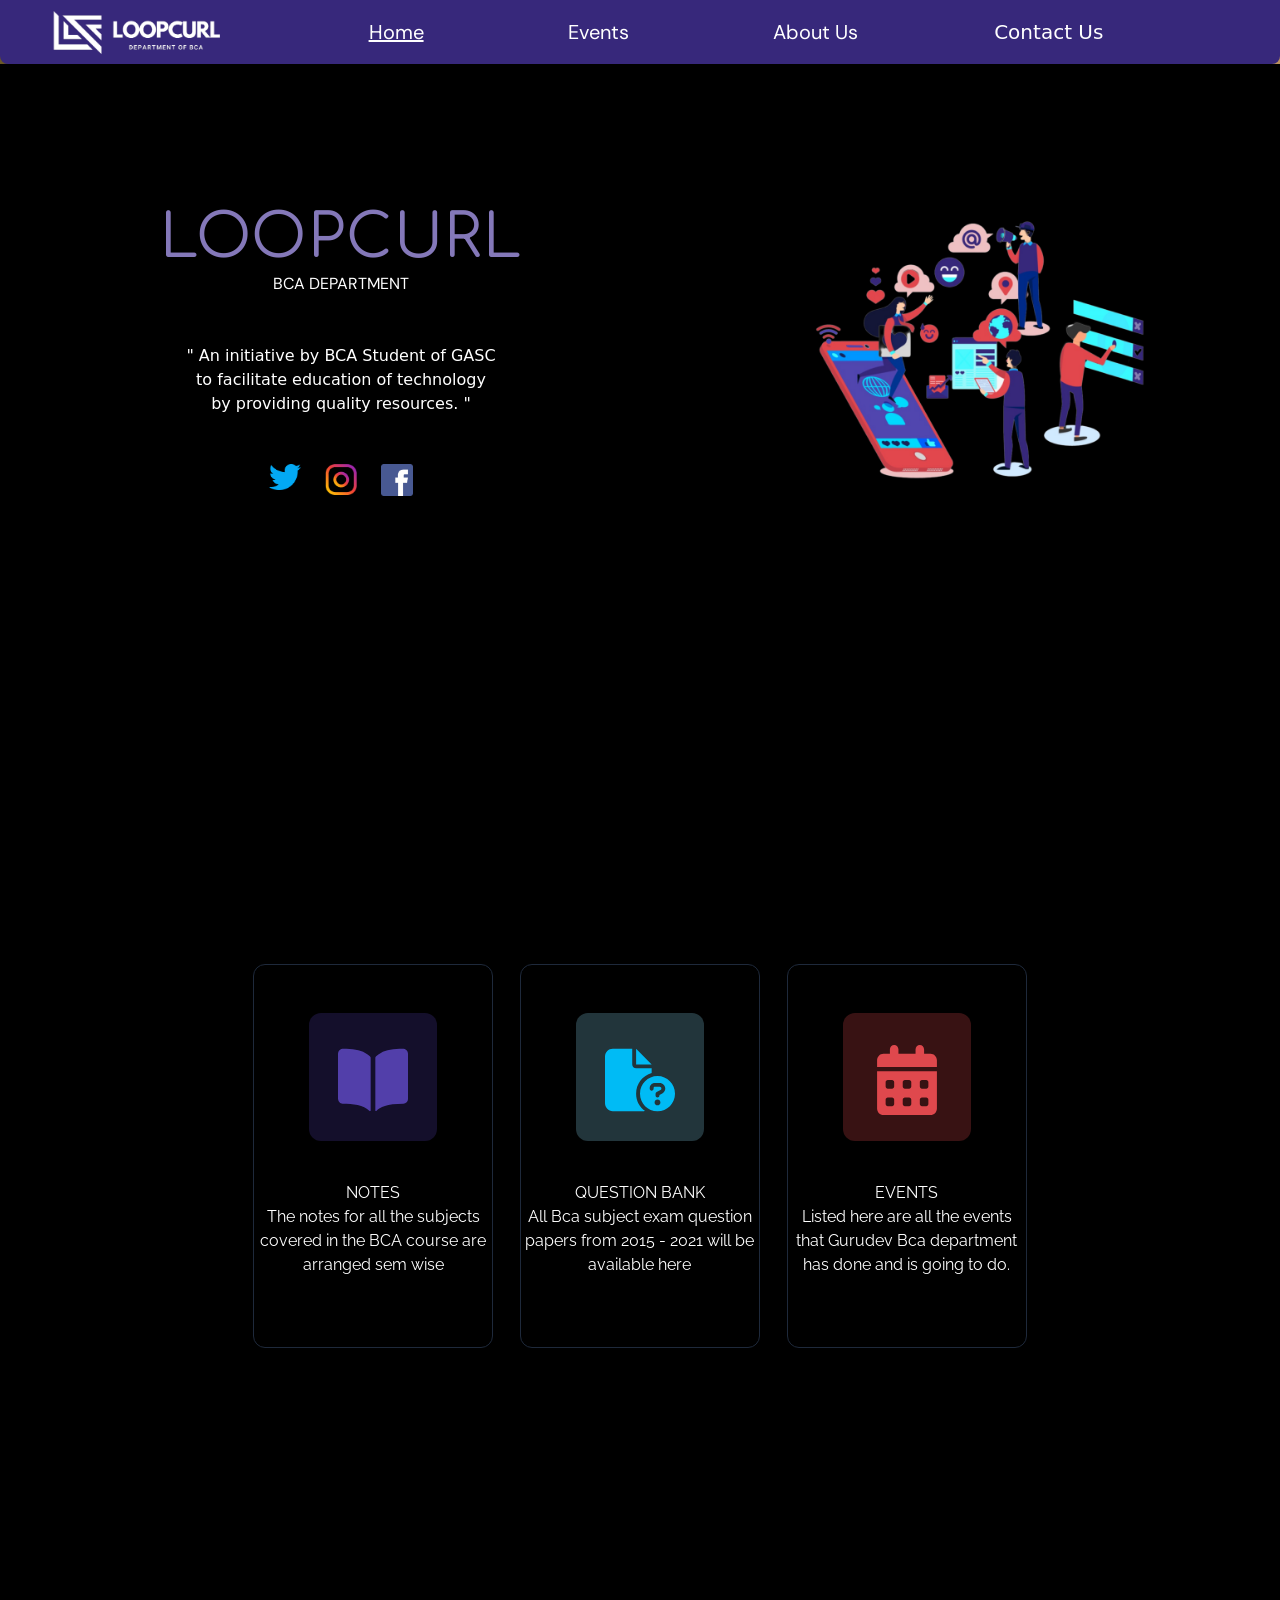
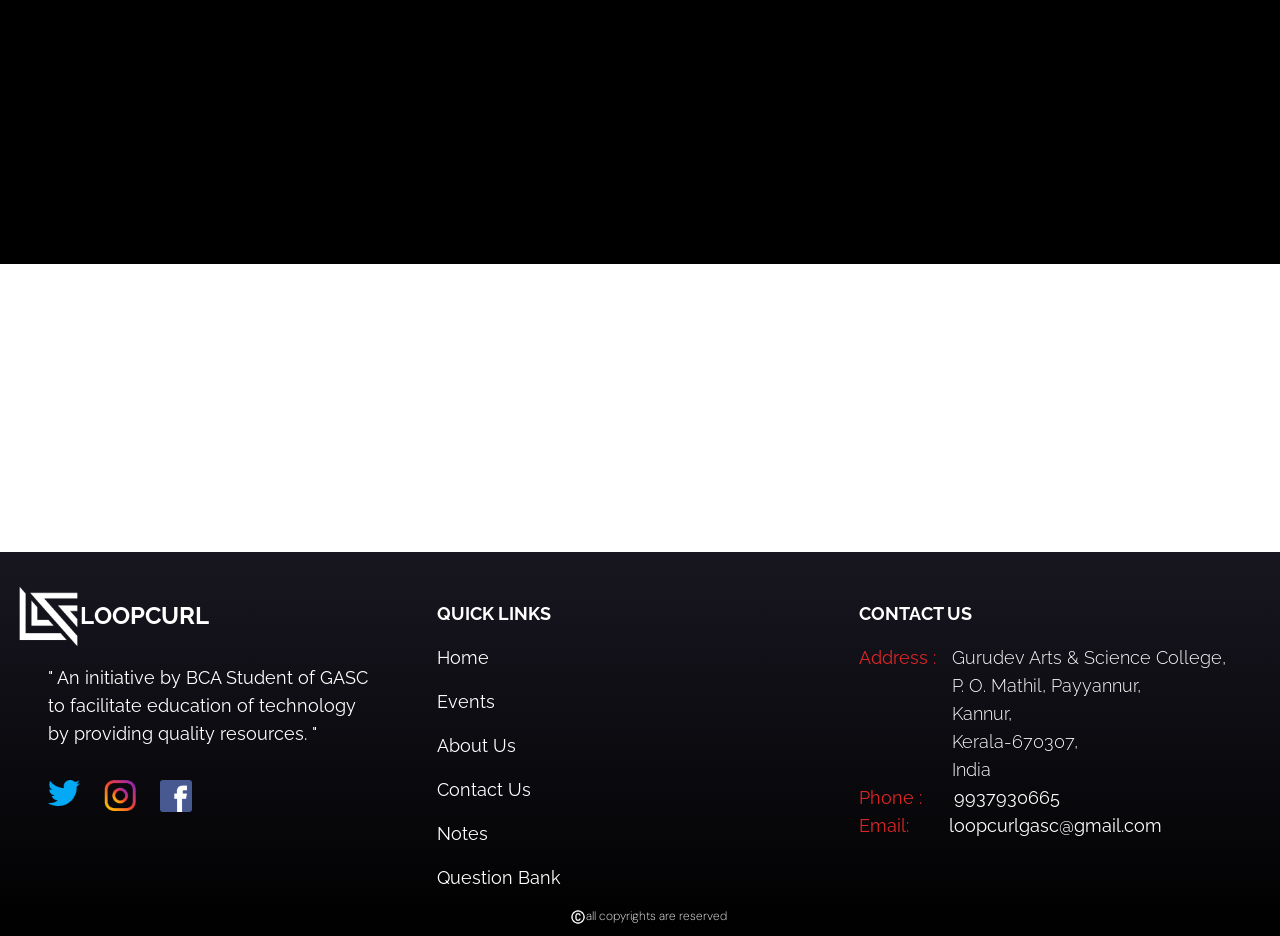
<file: public/index.html>
<!DOCTYPE html>
<html lang="en">

<head>
    <meta charset="UTF-8">
    <meta http-equiv="X-UA-Compatible" content="IE=edge">
    <meta name="viewport" content="width=device-width, initial-scale=1.0">
    <title>LOOPCURL</title>
    <link rel="icon" type="image/x-icon" href="images/toplogo.png">
    <link rel="stylesheet" href="styles.css">

    <!-- font comforta link -->
    <link rel="preconnect" href="https://fonts.googleapis.com">
    <link rel="preconnect" href="https://fonts.gstatic.com" crossorigin>
    <link href="https://fonts.googleapis.com/css2?family=Comfortaa&display=swap" rel="stylesheet">

    <!-- DM sans font link  -->
    <link rel="preconnect" href="https://fonts.googleapis.com">
    <link rel="preconnect" href="https://fonts.gstatic.com" crossorigin>
    <link href="https://fonts.googleapis.com/css2?family=DM+Sans:wght@500&display=swap" rel="stylesheet">


    <!-- Raleway font link  -->
    <link rel="preconnect" href="https://fonts.googleapis.com">
    <link rel="preconnect" href="https://fonts.gstatic.com" crossorigin>
    <link href="https://fonts.googleapis.com/css2?family=Raleway:wght@500&display=swap" rel="stylesheet">
</head>

<body class="max-w-screen-2xl"
    style="background-image:url(images/lab.jpg); background-position:center; background-attachment: fixed; background-repeat: no-repeat; background-size: cover; overflow-x: hidden ;">

    <!-- nav bar section -->

    <div class="bg-[#37287B] rounded-b-lg max-w-screen-2xl">
        <nav class="container h-16 flex py-2 px-4 sm:px-10 justify-between">
            <div>
                <img src="images/mainlogo1.png" alt="" class="w-48 ">
            </div>
            <div class="my-auto ">
                <ul class="hidden text-white text-xl space-x-36  lg:flex" style="font-family: 'DM Sans', sans-serif;">
                    <li class="hover:text-[#DF484D] "><a href="index.html"><u>Home</u></a></li>
                    <li class="hover:text-[#DF484D] "><a href="events.html">Events</a></li>
                    <li class="hover:text-[#DF484D] "><a href="aboutUs.html">About Us</a></li>

                </ul>
            </div>
            <div class="text-white text-xl my-auto hidden lg:block">
                <button class="hover:text-[#DF484D]"><a href="contactUs.html">Contact Us</a></button>
            </div>

            <!-- Hamburger menu -->
            <div class="">
                <button id="menu-btn" class="block hamburger md:ml-56 lg:hidden focus:outline-none">
                    <span class="hamburger-top"></span>
                    <span class="hamburger-middle"></span>
                    <span class="hamburger-bottom"></span>
                </button>
            </div>

            <div class="lg:hidden">
                <div id="menu"
                    class="absolute flex-col items-center hidden self-end  py-8 mt-10 space-y-6 font-bold bg-[#37287B] text-white sm:w-auto sm:self-center top-8 left-6 right-6 drop-shadow-md list-none">
                    <li class="hover:text-[#DF484D]"><a href="index.html"><u>Home</u></a></li>

                    <li class="hover:text-[#DF484D] "><a href="events.html">Events</a></li>

                    <li class="hover:text-[#DF484D] "><a href="aboutUs.html">About Us</a></li>

                    <li><button class="hover:text-[#DF484D]"><a href="contactUs.html">Contact Us</a></button></li>
                </div>
            </div>
        </nav>
    </div>

    <!-- main section  -->

    <div class="bg-black md:min-h-screen 2xl:min-h-min 2xl:py-10">
        <main class="container mx-auto grid grid-cols-1 md:grid-cols-2  md:mt-0">

            <!-- quote section  -->
            <div class="w-full md:order-1 order-2 mb-10 md:mb-0">
                <div class="w-fit mx-auto xl:mx-40 md:my-20 lg:my-36">
                    <div class="text-white block text-center">
                        <h1 class="text-5xl md:text-6xl tracking-wide text-[#8478B9]"
                            style="font-family: 'Comfortaa', cursive;">
                            LOOPCURL</h1>
                        <h2 class="my-1" style="font-family: 'DM Sans', sans-serif;">BCA DEPARTMENT</h2>
                    </div>
                    <div class="my-12 text-center">
                        <p class="text-white ">" An initiative by BCA Student of GASC <br> to facilitate education of
                            technology <br> by providing quality resources. "
                        </p>
                    </div>
                    <div class="flex space-x-6 justify-center">
                        <a href="https://twitter.com/loopcurlgasc?t=zctaJE8_YrZXEG1SaQhBMw&s=09" target="_blank"><img src="images/twitter.png" alt="" class=" w-8 xl:w-8"></a>
                        <a href="https://instagram.com/loop.curl?igshid=YmMyMTA2M2Y=" target="_blank"><img src="images/insta.png" alt="" class=" w-6 xl:w-8"></a>
                        <a href="https://www.facebook.com/profile.php?id=100086632869156" target="_blank"><img src="images/facebook.png" alt="" class=" w-6 xl:w-8"></a>
                    </div>
                </div>
            </div>

            <!-- image section  -->

            <div class=" w-full order-1 mb-4 sm:px-20 md:p-0 md:order-2 md:my-20 md:mb-0 lg:my-16 lg:p-10 lg:pr-20 ">
                <img src="images/main.png">
            </div>
        </main>
    </div>

    <!-- notes question bank and events  -->

    <div class="min-h-screen 2xl:min-h-min 2xl:pb-20 bg-black xl:px-60">
        <div class="container mx-auto gap-5 md:gap-4 lg:gap-5 md:px-2.5 grid grid-cols-1 mb-10 md:mb-0 md:grid-cols-3">

            <!-- notes  -->

            <a href="notes.html">
                <div class=" w-60 h-96 mx-auto rounded-xl group hover:bg-[#523FAA] border-[0.25px] border-slate-800">
                    <div class="w-32 h-32 mx-auto rounded-xl bg-[#523FAA]/25 py-8 mt-12 group-hover:bg-[#836cf0]">
                        <svg width="70px" height="70px" viewBox="0 0 436 388" fill="" xmlns="http://www.w3.org/2000/svg"
                            class="group-hover:fill-white mx-auto fill-[#523FAA]">
                            <path
                                d="M169.154 25.2196C136.339 8.48971 90.4716 0.294503 29.0643 0.00354884C23.273 -0.080468 17.5953 1.72278 12.7883 5.17283C8.84274 8.02059 5.61294 11.86 3.38302 16.3534C1.15311 20.8467 -0.00861356 25.8564 4.80819e-05 30.9417V308.415C4.80819e-05 327.172 12.4977 341.322 29.0643 341.322C93.6141 341.322 158.364 347.761 197.146 386.904C197.677 387.442 198.344 387.802 199.064 387.939C199.784 388.075 200.526 387.983 201.198 387.673C201.87 387.363 202.441 386.849 202.841 386.195C203.242 385.541 203.453 384.776 203.45 383.995V57.0499C203.451 54.8441 203.009 52.6635 202.154 50.6558C201.298 48.648 200.049 46.8597 198.491 45.4118C189.607 37.3022 179.739 30.5102 169.154 25.2196ZM423.175 5.14374C418.366 1.70227 412.688 -0.0909099 406.899 0.00354884C345.492 0.294503 299.625 8.45091 266.81 25.2196C256.225 30.5006 246.355 37.2793 237.464 45.373C235.909 46.8234 234.663 48.6124 233.809 50.6198C232.955 52.6272 232.514 54.8064 232.514 57.0111V383.976C232.514 384.726 232.721 385.46 233.109 386.086C233.498 386.711 234.051 387.2 234.699 387.491C235.347 387.782 236.061 387.863 236.752 387.722C237.443 387.581 238.079 387.226 238.581 386.701C261.896 361.97 302.813 341.293 406.936 341.302C414.644 341.302 422.037 338.033 427.487 332.212C432.938 326.392 436 318.498 436 310.267V30.9514C436.011 25.856 434.846 20.8363 432.609 16.3353C430.373 11.8344 427.133 7.99075 423.175 5.14374Z" />
                        </svg>
                    </div>
                    <div class="my-10 px-1" style="font-family: 'Raleway', sans-serif;">
                        <h1 class="text-white text-center">NOTES</h1>
                        <h2 class="text-white text-center">The notes for all the subjects covered in the BCA course are
                            arranged
                            sem wise</h2>
                    </div>
                </div>
            </a>

            <!-- question bank  -->

            <a href="question_bank.html">
                <div class=" w-60 h-96 mx-auto  rounded-xl group hover:bg-[#00BBF5] border-[0.25px] border-slate-800">
                    <div class="w-32 h-32 mx-auto rounded-xl bg-[#86d3eb]/25 py-8 mt-12 group-hover:bg-[#86d3eb]">
                        <svg width="70px" height="70px" viewBox="0 0 436 388" fill="" xmlns="http://www.w3.org/2000/svg"
                            class="fill-[#00BBF5] group-hover:fill-white mx-auto">
                            <path
                                d="M0 48.5C0 21.7113 21.6865 0 48.4444 0H169.556V97C169.556 110.413 180.38 121.25 193.778 121.25H290.667V150.502C234.728 166.34 193.778 217.795 193.778 278.875C193.778 323.662 215.805 363.22 249.565 387.47C247.218 387.773 244.72 388 242.222 388H48.4444C21.6865 388 0 366.251 0 339.5V48.5ZM193.778 97V0L290.667 97H193.778ZM218 278.875C218 218.629 266.823 169.75 327 169.75C387.177 169.75 436 218.629 436 278.875C436 339.121 387.177 388 327 388C266.823 388 218 339.121 218 278.875ZM327 351.625C337.067 351.625 345.167 343.516 345.167 333.438C345.167 323.359 337.067 315.25 327 315.25C316.933 315.25 308.833 323.359 308.833 333.438C308.833 343.516 316.933 351.625 327 351.625ZM278.556 248.562C278.556 255.231 284.006 260.688 290.667 260.688C297.328 260.688 302.778 255.231 302.778 248.562V243.713C302.778 239.696 306.033 236.438 310.044 236.438H340.701C346.529 236.438 351.222 241.136 351.222 246.971C351.222 250.912 349.027 254.473 345.621 256.368L321.399 269.099C317.387 271.221 314.889 275.313 314.889 279.784V291C314.889 297.669 320.339 303.125 327 303.125C333.661 303.125 339.111 297.669 339.111 291V287.135L356.899 277.814C368.329 271.752 375.444 259.248 375.444 246.971C375.444 227.798 359.851 212.188 340.701 212.188H310.044C292.635 212.188 278.556 226.283 278.556 243.713V248.562Z" />
                        </svg>
                    </div>
                    <div class="my-10 px-1" style="font-family: 'Raleway', sans-serif;">
                        <h1 class="text-white text-center">QUESTION BANK</h1>
                        <h2 class="text-white text-center">All Bca subject exam question papers from 2015 - 2021 will be
                            available here</h2>
                    </div>
                </div>
            </a>

            <!-- events  -->

            <a href="events.html">
                <div class=" w-60 h-96 mx-auto  rounded-xl group hover:bg-[#DF484D] border-[0.25px] border-slate-800">
                    <div class="w-32 h-32 mx-auto rounded-xl bg-[#DF484D]/25 py-8 mt-12 group-hover:bg-[#ed797d]">
                        <svg width="70px" height="70px" viewBox="0 0 359 420" xmlns="http://www.w3.org/2000/svg"
                            class="fill-[#DF484D] group-hover:fill-white mx-auto">
                            <path
                                d="M128.214 26.25V52.5H230.786V26.25C230.786 11.7551 242.245 0 256.429 0C270.612 0 282.071 11.7551 282.071 26.25V52.5H320.536C341.771 52.5 359 70.1285 359 91.875V131.25H0V91.875C0 70.1285 17.2208 52.5 38.4643 52.5H76.9286V26.25C76.9286 11.7551 88.3877 0 102.571 0C116.755 0 128.214 11.7551 128.214 26.25ZM0 157.5H359V380.625C359 402.363 341.771 420 320.536 420H38.4643C17.2208 420 0 402.363 0 380.625V157.5ZM51.2857 249.375C51.2857 256.594 57.0233 262.5 64.1071 262.5H89.75C96.8018 262.5 102.571 256.594 102.571 249.375V223.125C102.571 215.906 96.8018 210 89.75 210H64.1071C57.0233 210 51.2857 215.906 51.2857 223.125V249.375ZM153.857 249.375C153.857 256.594 159.627 262.5 166.679 262.5H192.321C199.373 262.5 205.143 256.594 205.143 249.375V223.125C205.143 215.906 199.373 210 192.321 210H166.679C159.627 210 153.857 215.906 153.857 223.125V249.375ZM269.25 210C262.198 210 256.429 215.906 256.429 223.125V249.375C256.429 256.594 262.198 262.5 269.25 262.5H294.893C301.945 262.5 307.714 256.594 307.714 249.375V223.125C307.714 215.906 301.945 210 294.893 210H269.25ZM51.2857 354.375C51.2857 361.594 57.0233 367.5 64.1071 367.5H89.75C96.8018 367.5 102.571 361.594 102.571 354.375V328.125C102.571 320.906 96.8018 315 89.75 315H64.1071C57.0233 315 51.2857 320.906 51.2857 328.125V354.375ZM166.679 315C159.627 315 153.857 320.906 153.857 328.125V354.375C153.857 361.594 159.627 367.5 166.679 367.5H192.321C199.373 367.5 205.143 361.594 205.143 354.375V328.125C205.143 320.906 199.373 315 192.321 315H166.679ZM256.429 354.375C256.429 361.594 262.198 367.5 269.25 367.5H294.893C301.945 367.5 307.714 361.594 307.714 354.375V328.125C307.714 320.906 301.945 315 294.893 315H269.25C262.198 315 256.429 320.906 256.429 328.125V354.375Z" />
                        </svg>
                    </div>
                    <div class="my-10 px-1" style="font-family: 'Raleway', sans-serif;">
                        <h1 class="text-white text-center">EVENTS</h1>
                        <h2 class="text-white text-center">Listed here are all the events that Gurudev Bca department
                            has
                            done and is going to do.</h2>

                    </div>
                </div>
            </a>
        </div>
    </div>
    <div class="w-screen h-72">

    </div>


    <!-- footer section  -->

    <div class="bg-gradient-to-b from-[#181721] to-black lg:h-96 py-8 pl-4">
        <div class="container mx-auto text-white grid grid-cols-1 sm:grid-cols-3 "
            style="font-family: 'Raleway', sans-serif;">
            <div class="">
                <div class="flex mb-4">
                    <img src="images/logo.png" alt="" class="w-16 h-16">
                    <h1 class="font-bold my-auto text-2xl">LOOPCURL</h1>
                </div>
                <p class="text-white md:mx-8 text-sm md:text-lg ml-1">" An initiative by BCA Student of GASC <br> to
                    facilitate education of
                    technology <br> by providing quality resources. "
                </p>
                <div class="flex space-x-6 justify-start mt-4 md:mt-8 md:ml-8">
                    <a href="https://twitter.com/loopcurlgasc?t=zctaJE8_YrZXEG1SaQhBMw&s=09"  target="_blank"><img src="images/twitter.png" alt="" class="w-6 xl:w-8"></a>
                    <a href="https://instagram.com/loop.curl?igshid=YmMyMTA2M2Y="  target="_blank"><img src="images/insta.png" alt="" class="w-6 xl:w-8"></a>
                    <a href="https://www.facebook.com/profile.php?id=100086632869156"  target="_blank"><img src="images/facebook.png" alt="" class="w-6 xl:w-8"></a>
                </div>
            </div>
            <div class="text-left">
                <h1 class="my-4 font-bold text-lg ">QUICK LINKS</h1>
                <div>
                    <ul class="text-white text-sm md:text-lg  grid  md:space-x-0 md:block md:space-y-4 "
                        style="font-family: 'Raleway', sans-serif;">
                        <li class="hover:text-[#DF484D] "><a href="index.html">Home</a></li>
                        <li class="hover:text-[#DF484D] "><a href="events.html">Events</a></li>
                        <li class="hover:text-[#DF484D] "><a href="aboutUs.html">About Us</a></li>
                        <li class="hover:text-[#DF484D] "><a href="contactUs.html">Contact Us</a></li>
                        <li class="hover:text-[#DF484D] "><a href="notes.html">Notes</a></li>
                        <li class="hover:text-[#DF484D] "><a href="question_bank.html">Question Bank</a></li>
                    </ul>
                </div>
            </div>
            <div class="text-left md:pb-0">
                <h1 class="text-left font-bold text-lg my-4">CONTACT US</h1>
                <div class="flex ">
                    <div>
                        <h1 class="text-red-600 text-sm md:text-lg">Address :</h1>
                    </div>
                    <div class="px-4 text-sm md:text-lg font-light">
                        <h1>Gurudev Arts & Science
                            College,<br>P. O. Mathil, Payyannur,<br>Kannur,<br>Kerala-670307,<br>India</h1>
                    </div>
                </div>
                <div class="flex">
                    <div>
                        <h1 class="text-red-600 text-sm md:text-lg">Phone :</h1>
                    </div>
                    <div class="px-7 md:px-8">
                        <h1 class="text-sm md:text-lg">9937930665</h1>
                    </div>
                </div>
                <div class="flex">
                    <div>
                        <h1 class="text-red-600 text-sm md:text-lg">Email:</h1>
                    </div>
                    <div class="">
                        <h1 class="text-sm md:text-base lg:text-lg px:6 xl:px-10 px-0">loopcurlgasc@gmail.com</h1>
                    </div>
                </div>
            </div>
        </div>
        <div>
            <h1 class="text-white text-center pt-4 font-extralight text-xs" style="font-family: 'DM Sans', sans-serif;">
                <img src="images/Copyright All Rights Reserved.png" alt="" class="w-4 inline-block">all copyrights are
                reserved
            </h1>
        </div>
    </div>

    <script src="index.js"></script>
</body>

</html>
</file>
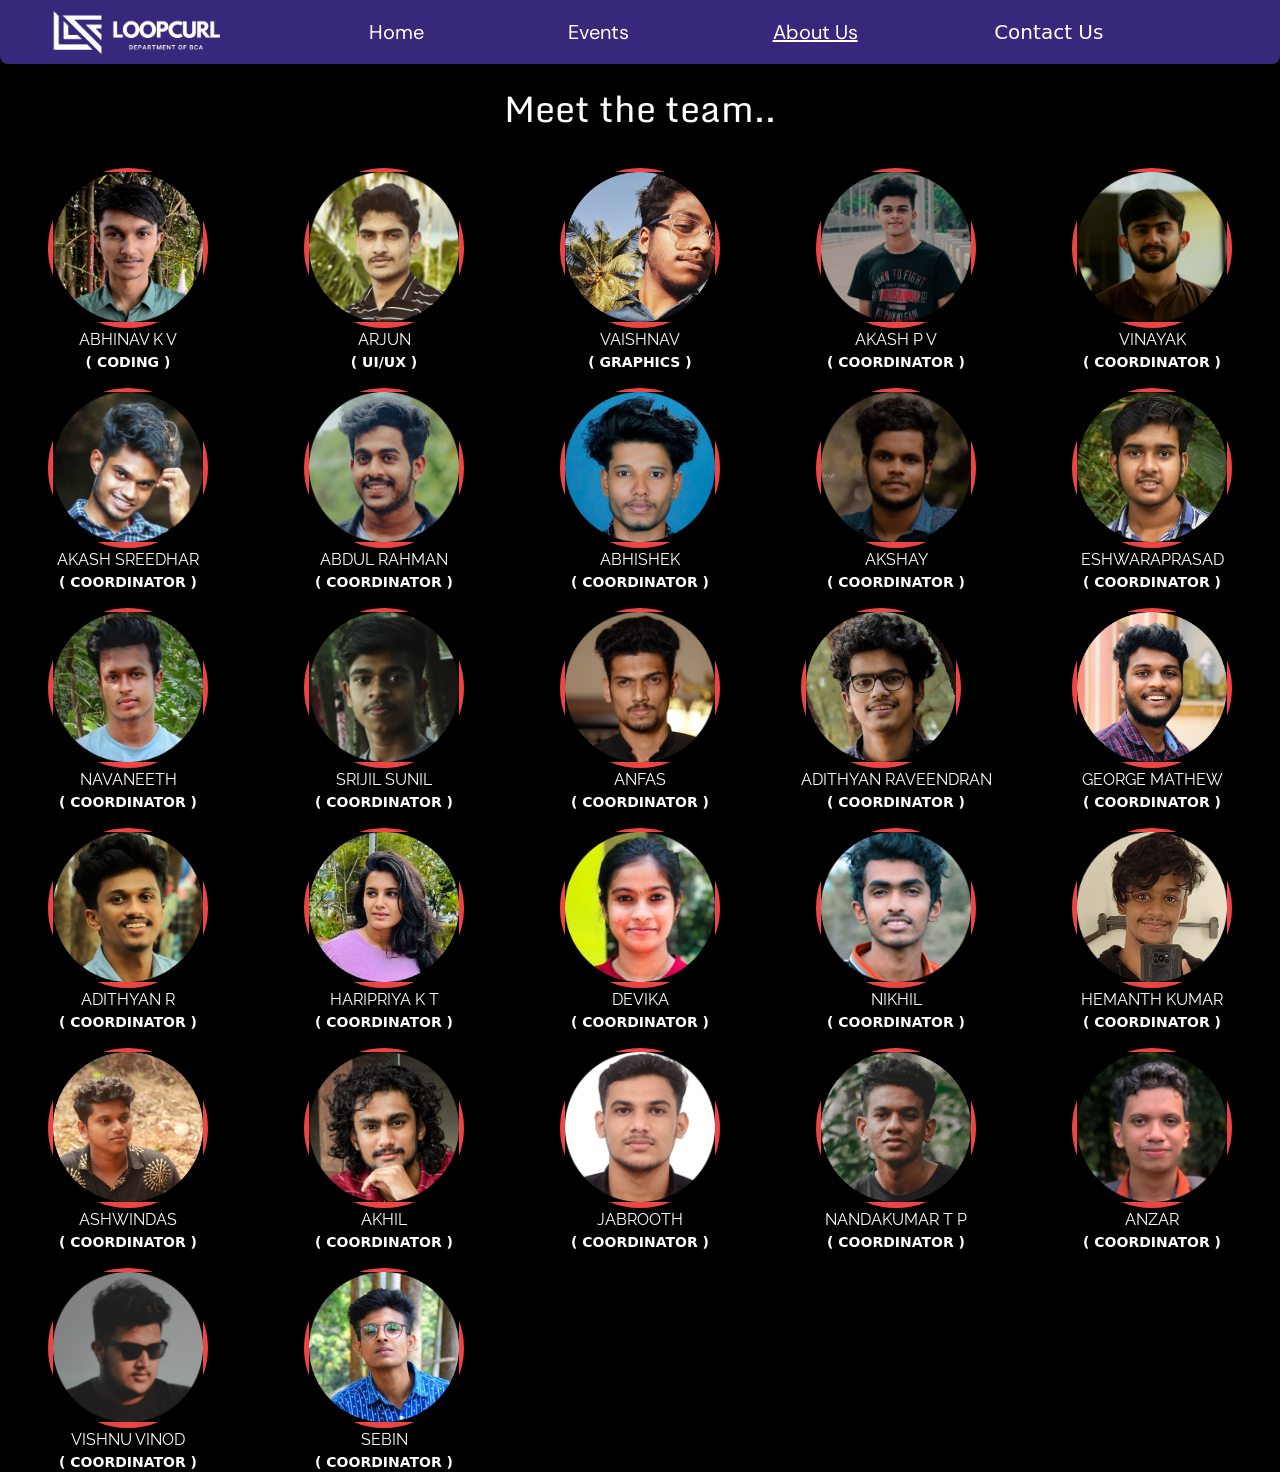
<file: public/aboutUs.html>
<!DOCTYPE html>
<html lang="en">

<head>
    <meta charset="UTF-8">
    <meta http-equiv="X-UA-Compatible" content="IE=edge">
    <meta name="viewport" content="width=device-width, initial-scale=1.0">
    <title>LOOPCURL</title>
    <link rel="icon" type="image/x-icon" href="images/toplogo.png">
    <link rel="stylesheet" href="styles.css">

    <!-- font comforta link -->
    <link rel="preconnect" href="https://fonts.googleapis.com">
    <link rel="preconnect" href="https://fonts.gstatic.com" crossorigin>
    <link href="https://fonts.googleapis.com/css2?family=Comfortaa&display=swap" rel="stylesheet">

    <!-- DM sans font link  -->
    <link rel="preconnect" href="https://fonts.googleapis.com">
    <link rel="preconnect" href="https://fonts.gstatic.com" crossorigin>
    <link href="https://fonts.googleapis.com/css2?family=DM+Sans:wght@500&display=swap" rel="stylesheet">


    <!-- Raleway font link  -->
    <link rel="preconnect" href="https://fonts.googleapis.com">
    <link rel="preconnect" href="https://fonts.gstatic.com" crossorigin>
    <link href="https://fonts.googleapis.com/css2?family=Raleway:wght@500&display=swap" rel="stylesheet">

    <!-- monda font link  -->
    <link rel="preconnect" href="https://fonts.googleapis.com">
    <link rel="preconnect" href="https://fonts.gstatic.com" crossorigin>
    <link href="https://fonts.googleapis.com/css2?family=Monda&display=swap" rel="stylesheet">

</head>

<body class="bg-black">

    <!-- navbar section  -->

    <div class="bg-[#37287B] rounded-b-lg max-w-screen-2xl">
        <nav class="container h-16 flex py-2 px-4 sm:px-10 justify-between">
            <div>
                <img src="images/mainlogo1.png" alt="" class="w-48 ">
            </div>
            <div class="my-auto ">
                <ul class="hidden text-white text-xl space-x-36  lg:flex" style="font-family: 'DM Sans', sans-serif;">
                    <li class="hover:text-[#DF484D] "><a href="index.html">Home</a></li>
                    <li class="hover:text-[#DF484D] "><a href="events.html">Events</a></li>
                    <li class="hover:text-[#DF484D] "><a href="aboutUs.html"><u>About Us</u></a></li>

                </ul>
            </div>
            <div class="text-white text-xl my-auto hidden lg:block">
                <button class="hover:text-[#DF484D]"><a href="contactUs.html">Contact Us</a></button>
            </div>

             <!-- Hamburger menu -->
             <div class="">
                <button id="menu-btn" class="block hamburger md:hidden focus:outline-none">
                    <span class="hamburger-top"></span>
                    <span class="hamburger-middle"></span>
                    <span class="hamburger-bottom"></span>
                </button>
            </div>

            <div class="md:hidden">
                <div id="menu"
                    class="absolute flex-col items-center hidden self-end  py-8 mt-10 space-y-6 font-bold bg-[#37287B] text-white sm:w-auto sm:self-center top-8 left-6 right-6 drop-shadow-md list-none">
                    <li class="hover:text-[#DF484D]"><a href="index.html">Home</a></li>

                    <li class="hover:text-[#DF484D] "><a href="events.html">Events</a></li>

                    <li class="hover:text-[#DF484D] "><a href="aboutUs.html"><u>About Us</u></a></li>

                    <li><button class="hover:text-[#DF484D]"><a href="contactUs.html">Contact Us</a></button></li>
                </div>
            </div>
        </nav>
    </div>

    

    <!-- main section  -->
    <div class="bg-black min-h-screen ">
        <div class="mt-6">
            <h1 class="text-white text-4xl text-center" style="font-family: 'Monda', sans-serif;">Meet the team..</h1>
        </div>
        <main class="container mx-auto lg:px-4 xl:px-0">
            <div
                class="mx-auto max-w-screen-xl grid-cols-2  sm:grid-cols-3 lg:grid-cols-4 grid xl:grid-cols-5 place-items-center mt-10 gap-y-4">
                <div>
                    <div class="w-36 h-36 sm:w-40 sm:h-40 rounded-full bg-red-500 p-1">
                        <div class="w-[134px] h-[134px] sm:w-[150px] sm:h-[150px] rounded-full bg-green-500 mx-auto">
                            <img src="aboutusimages/abhinav.jpg" alt="">
                        </div>
                    
                    </div>
                    <h1 class="text-white text-center" style="font-family: 'Raleway', sans-serif;">ABHINAV K V</h1>
                    <h2 class="text-white text-center text-sm font-bold">( CODING )</h2>
                </div>
                <div>
                    <div class="w-36 h-36 sm:w-40 sm:h-40 rounded-full bg-red-500 p-1">
                        <div class="w-[134px] h-[134px] sm:w-[150px] sm:h-[150px] rounded-full bg-green-500 mx-auto">
                            <img src="aboutusimages/arjun.jpg" alt="">
                        </div>
                    </div>
                    <h1 class="text-white text-center" style="font-family: 'Raleway', sans-serif;">ARJUN</h1>
                    <h2 class="text-white text-center text-sm font-bold">( UI/UX )</h2>
                </div>
                <div>
                    <div class="w-36 h-36 sm:w-40 sm:h-40 rounded-full bg-red-500 p-1">
                        <div class="w-[134px] h-[134px] sm:w-[150px] sm:h-[150px] rounded-full bg-green-500 mx-auto">
                            <img src="aboutusimages/vaishnav.jpg" alt="">
                        </div>
                    </div>
                    <h1 class="text-white text-center" style="font-family: 'Raleway', sans-serif;">VAISHNAV</h1>
                    <h2 class="text-white text-center text-sm font-bold">( GRAPHICS )</h2>
                </div>
                <div>
                    <div class="w-36 h-36 sm:w-40 sm:h-40 rounded-full bg-red-500 p-1">
                        <div class="w-[134px] h-[134px] sm:w-[150px] sm:h-[150px] rounded-full bg-green-500 mx-auto">
                            <img src="aboutusimages/akashpv.jpg" alt="">
                        </div>
                    </div>
                    <h1 class="text-white text-center" style="font-family: 'Raleway', sans-serif;">AKASH P V</h1>
                    <h2 class="text-white text-center text-sm font-bold">( COORDINATOR )</h2>
                </div>
                <div>
                    <div class="w-36 h-36 sm:w-40 sm:h-40 rounded-full bg-red-500 p-1">
                        <div class="w-[134px] h-[134px] sm:w-[150px] sm:h-[150px] rounded-full bg-green-500 mx-auto">
                            <img src="aboutusimages/vinayak.jpg" alt="">
                        </div>
                    </div>
                    <h1 class="text-white text-center" style="font-family: 'Raleway', sans-serif;">VINAYAK</h1>
                    <h2 class="text-white text-center text-sm font-bold">( COORDINATOR )</h2>
                </div>
                <!-- <div>
                    <div class="w-36 h-36 sm:w-40 sm:h-40 rounded-full bg-red-500 p-1">
                        <div class="w-[134px] h-[134px] sm:w-[150px] sm:h-[150px] rounded-full bg-green-500 mx-auto">
                            <img src="" alt="">
                        </div>
                    </div>
                    <h1 class="text-white text-center" style="font-family: 'Raleway', sans-serif;">AUSWAF</h1>
                    <h2 class="text-white text-center text-sm font-bold">( COORDINATOR )</h2>
                </div> -->
                <div>
                    <div class="w-36 h-36 sm:w-40 sm:h-40 rounded-full bg-red-500 p-1">
                        <div class="w-[134px] h-[134px] sm:w-[150px] sm:h-[150px] rounded-full bg-green-500 mx-auto">
                            <img src="aboutusimages/akashsreedhar.jpg" alt="">
                        </div>
                    </div>
                    <h1 class="text-white text-center" style="font-family: 'Raleway', sans-serif;">AKASH SREEDHAR</h1>
                    <h2 class="text-white text-center text-sm font-bold">( COORDINATOR )</h2>
                </div>
                <div>
                    <div class="w-36 h-36 sm:w-40 sm:h-40 rounded-full bg-red-500 p-1">
                        <div class="w-[134px] h-[134px] sm:w-[150px] sm:h-[150px] rounded-full bg-green-500 mx-auto">
                            <img src="aboutusimages/abdu.jpg" alt="">
                        </div>
                    </div>
                    <h1 class="text-white text-center" style="font-family: 'Raleway', sans-serif;">ABDUL RAHMAN</h1>
                    <h2 class="text-white text-center text-sm font-bold">( COORDINATOR )</h2>
                    
                </div>
                <div>
                    <div class="w-36 h-36 sm:w-40 sm:h-40 rounded-full bg-red-500 p-1">
                        <div class="w-[134px] h-[134px] sm:w-[150px] sm:h-[150px] rounded-full bg-green-500 mx-auto">
                            <img src="aboutusimages/abhishek.jpg" alt="">
                        </div>
                    </div>
                    <h1 class="text-white text-center" style="font-family: 'Raleway', sans-serif;">ABHISHEK</h1>
                    <h2 class="text-white text-center text-sm font-bold">( COORDINATOR )</h2>
                </div>
                <div>
                    <div class="w-36 h-36 sm:w-40 sm:h-40 rounded-full bg-red-500 p-1">
                        <div class="w-[134px] h-[134px] sm:w-[150px] sm:h-[150px] rounded-full bg-green-500 mx-auto">
                            <img src="aboutusimages/akshay.jpg" alt="">
                        </div>
                    </div>
                    <h1 class="text-white text-center" style="font-family: 'Raleway', sans-serif;">AKSHAY</h1>
                    <h2 class="text-white text-center text-sm font-bold">( COORDINATOR )</h2>
                </div>
                <div>
                    <div class="w-36 h-36 sm:w-40 sm:h-40 rounded-full bg-red-500 p-1">
                        <div class="w-[134px] h-[134px] sm:w-[150px] sm:h-[150px] rounded-full bg-green-500 mx-auto">
                            <img src="aboutusimages/eshwaran.jpg" alt="">
                        </div>
                    </div>
                    <h1 class="text-white text-center" style="font-family: 'Raleway', sans-serif;">ESHWARAPRASAD</h1>
                    <h2 class="text-white text-center text-sm font-bold">( COORDINATOR )</h2>
                </div>
                <div>
                    <div class="w-36 h-36 sm:w-40 sm:h-40 rounded-full bg-red-500 p-1">
                        <div class="w-[134px] h-[134px] sm:w-[150px] sm:h-[150px] rounded-full bg-green-500 mx-auto">
                            <img src="aboutusimages/navaneeth.jpg" alt="">
                        </div>
                    </div>
                    <h1 class="text-white text-center" style="font-family: 'Raleway', sans-serif;">NAVANEETH</h1>
                    <h2 class="text-white text-center text-sm font-bold">( COORDINATOR )</h2>
                </div>
                <div>
                    <div class="w-36 h-36 sm:w-40 sm:h-40 rounded-full bg-red-500 p-1">
                        <div class="w-[134px] h-[134px] sm:w-[150px] sm:h-[150px] rounded-full bg-green-500 mx-auto">
                            <img src="aboutusimages/srijil.jpg" alt="">
                        </div>
                    </div>
                    <h1 class="text-white text-center" style="font-family: 'Raleway', sans-serif;">SRIJIL SUNIL</h1>
                    <h2 class="text-white text-center text-sm font-bold">( COORDINATOR )</h2>
                </div>
                <div>
                    <div class="w-36 h-36 sm:w-40 sm:h-40 rounded-full bg-red-500 p-1">
                        <div class="w-[134px] h-[134px] sm:w-[150px] sm:h-[150px] rounded-full bg-green-500 mx-auto">
                            <img src="aboutusimages/anfas.jpg" alt="">
                        </div>
                    </div>
                    <h1 class="text-white text-center" style="font-family: 'Raleway', sans-serif;">ANFAS</h1>
                    <h2 class="text-white text-center text-sm font-bold">( COORDINATOR )</h2>
                </div>
                <div>
                    <div class="w-36 h-36 sm:w-40 sm:h-40 rounded-full bg-red-500 p-1">
                        <div class="w-[134px] h-[134px] sm:w-[150px] sm:h-[150px] rounded-full bg-green-500 mx-auto">
                            <img src="aboutusimages/adithyanravi.jpg" alt="">
                        </div>
                    </div>
                    <h1 class="text-white text-center" style="font-family: 'Raleway', sans-serif;">ADITHYAN RAVEENDRAN</h1>
                    <h2 class="text-white text-center text-sm font-bold">( COORDINATOR )</h2>
                </div>
                <div>
                    <div class="w-36 h-36 sm:w-40 sm:h-40 rounded-full bg-red-500 p-1">
                        <div class="w-[134px] h-[134px] sm:w-[150px] sm:h-[150px] rounded-full bg-green-500 mx-auto">
                            <img src="aboutusimages/george.jpg" alt="">
                        </div>
                    </div>
                    <h1 class="text-white text-center" style="font-family: 'Raleway', sans-serif;">GEORGE MATHEW</h1>
                    <h2 class="text-white text-center text-sm font-bold">( COORDINATOR )</h2>
                </div>
                <div>
                    <div class="w-36 h-36 sm:w-40 sm:h-40 rounded-full bg-red-500 p-1">
                        <div class="w-[134px] h-[134px] sm:w-[150px] sm:h-[150px] rounded-full bg-green-500 mx-auto">
                            <img src="aboutusimages/adithyanr.jpg" alt="">
                        </div>
                    </div>
                    <h1 class="text-white text-center" style="font-family: 'Raleway', sans-serif;">ADITHYAN R</h1>
                    <h2 class="text-white text-center text-sm font-bold">( COORDINATOR )</h2>
                </div>
                <div>
                    <div class="w-36 h-36 sm:w-40 sm:h-40 rounded-full bg-red-500 p-1">
                        <div class="w-[134px] h-[134px] sm:w-[150px] sm:h-[150px] rounded-full bg-green-500 mx-auto">
                            <img src="aboutusimages/haripriya.jpg" alt="">
                        </div>
                    </div>
                    <h1 class="text-white text-center" style="font-family: 'Raleway', sans-serif;">HARIPRIYA K T</h1>
                    <h2 class="text-white text-center text-sm font-bold">( COORDINATOR )</h2>
                </div>
                <div>
                    <div class="w-36 h-36 sm:w-40 sm:h-40 rounded-full bg-red-500 p-1">
                        <div class="w-[134px] h-[134px] sm:w-[150px] sm:h-[150px] rounded-full bg-green-500 mx-auto">
                            <img src="aboutusimages/devika.jpg" alt="">
                        </div>
                    </div>
                    <h1 class="text-white text-center" style="font-family: 'Raleway', sans-serif;">DEVIKA</h1>
                    <h2 class="text-white text-center text-sm font-bold">( COORDINATOR )</h2>
                </div>
                <div>
                    <div class="w-36 h-36 sm:w-40 sm:h-40 rounded-full bg-red-500 p-1">
                        <div class="w-[134px] h-[134px] sm:w-[150px] sm:h-[150px] rounded-full bg-green-500 mx-auto">
                            <img src="aboutusimages/nikhil.jpg" alt="">
                        </div>
                    </div>
                    <h1 class="text-white text-center" style="font-family: 'Raleway', sans-serif;">NIKHIL</h1>
                    <h2 class="text-white text-center text-sm font-bold">( COORDINATOR )</h2>
                </div>
                <div>
                    <div class="w-36 h-36 sm:w-40 sm:h-40 rounded-full bg-red-500 p-1">
                        <div class="w-[134px] h-[134px] sm:w-[150px] sm:h-[150px] rounded-full bg-green-500 mx-auto">
                            <img src="aboutusimages/hemanth.jpg" alt="">
                        </div>
                    </div>
                    <h1 class="text-white text-center" style="font-family: 'Raleway', sans-serif;">HEMANTH KUMAR</h1>
                    <h2 class="text-white text-center text-sm font-bold">( COORDINATOR )</h2>
                </div>
                <div>
                    <div class="w-36 h-36 sm:w-40 sm:h-40 rounded-full bg-red-500 p-1">
                        <div class="w-[134px] h-[134px] sm:w-[150px] sm:h-[150px] rounded-full bg-green-500 mx-auto">
                            <img src="aboutusimages/aswin2.jpg" alt="">
                        </div>
                    </div>
                    <h1 class="text-white text-center" style="font-family: 'Raleway', sans-serif;">ASHWINDAS</h1>
                    <h2 class="text-white text-center text-sm font-bold">( COORDINATOR )</h2>
                </div>
                <div>
                    <div class="w-36 h-36 sm:w-40 sm:h-40 rounded-full bg-red-500 p-1">
                        <div class="w-[134px] h-[134px] sm:w-[150px] sm:h-[150px] rounded-full bg-green-500 mx-auto">
                            <img src="aboutusimages/akhil.jpg" alt="">
                        </div>
                    </div>
                    <h1 class="text-white text-center" style="font-family: 'Raleway', sans-serif;">AKHIL</h1>
                    <h2 class="text-white text-center text-sm font-bold">( COORDINATOR )</h2>
                </div>
                <div>
                    <div class="w-36 h-36 sm:w-40 sm:h-40 rounded-full bg-red-500 p-1">
                        <div class="w-[134px] h-[134px] sm:w-[150px] sm:h-[150px] rounded-full bg-green-500 mx-auto">
                            <img src="aboutusimages/jabru.jpg" alt="">
                        </div>
                    </div>
                    <h1 class="text-white text-center" style="font-family: 'Raleway', sans-serif;">JABROOTH</h1>
                    <h2 class="text-white text-center text-sm font-bold">( COORDINATOR )</h2>
                </div>
                <div>
                    <div class="w-36 h-36 sm:w-40 sm:h-40 rounded-full bg-red-500 p-1">
                        <div class="w-[134px] h-[134px] sm:w-[150px] sm:h-[150px] rounded-full bg-green-500 mx-auto">
                            <img src="aboutusimages/nandu.jpg" alt="">
                        </div>
                    </div>
                    <h1 class="text-white text-center" style="font-family: 'Raleway', sans-serif;">NANDAKUMAR T P</h1>
                    <h2 class="text-white text-center text-sm font-bold">( COORDINATOR )</h2>
                </div>
                <div>
                    <div class="w-36 h-36 sm:w-40 sm:h-40 rounded-full bg-red-500 p-1">
                        <div class="w-[134px] h-[134px] sm:w-[150px] sm:h-[150px] rounded-full bg-green-500 mx-auto">
                            <img src="aboutusimages/anzar.jpg" alt="">
                        </div>
                    </div>
                    <h1 class="text-white text-center" style="font-family: 'Raleway', sans-serif;">ANZAR</h1>
                    <h2 class="text-white text-center text-sm font-bold">( COORDINATOR )</h2>
                </div>
                <div>
                    <div class="w-36 h-36 sm:w-40 sm:h-40 rounded-full bg-red-500 p-1">
                        <div class="w-[134px] h-[134px] sm:w-[150px] sm:h-[150px] rounded-full bg-green-500 mx-auto">
                            <img src="aboutusimages/vishnu.jpg" alt="">
                        </div>
                    </div>
                    <h1 class="text-white text-center" style="font-family: 'Raleway', sans-serif;">VISHNU VINOD</h1>
                    <h2 class="text-white text-center text-sm font-bold">( COORDINATOR )</h2>
                </div>
                <div>
                    <div class="w-36 h-36 sm:w-40 sm:h-40 rounded-full bg-red-500 p-1">
                        <div class="w-[134px] h-[134px] sm:w-[150px] sm:h-[150px] rounded-full bg-green-500 mx-auto">
                            <img src="aboutusimages/sebin2.jpg" alt="">
                        </div>
                    </div>
                    <h1 class="text-white text-center" style="font-family: 'Raleway', sans-serif;">SEBIN</h1>
                    <h2 class="text-white text-center text-sm font-bold">( COORDINATOR )</h2>
                </div>























            </div>
        </main>
    </div>

    <script src="aboutUs.js"></script>
</body>

</html>
</file>
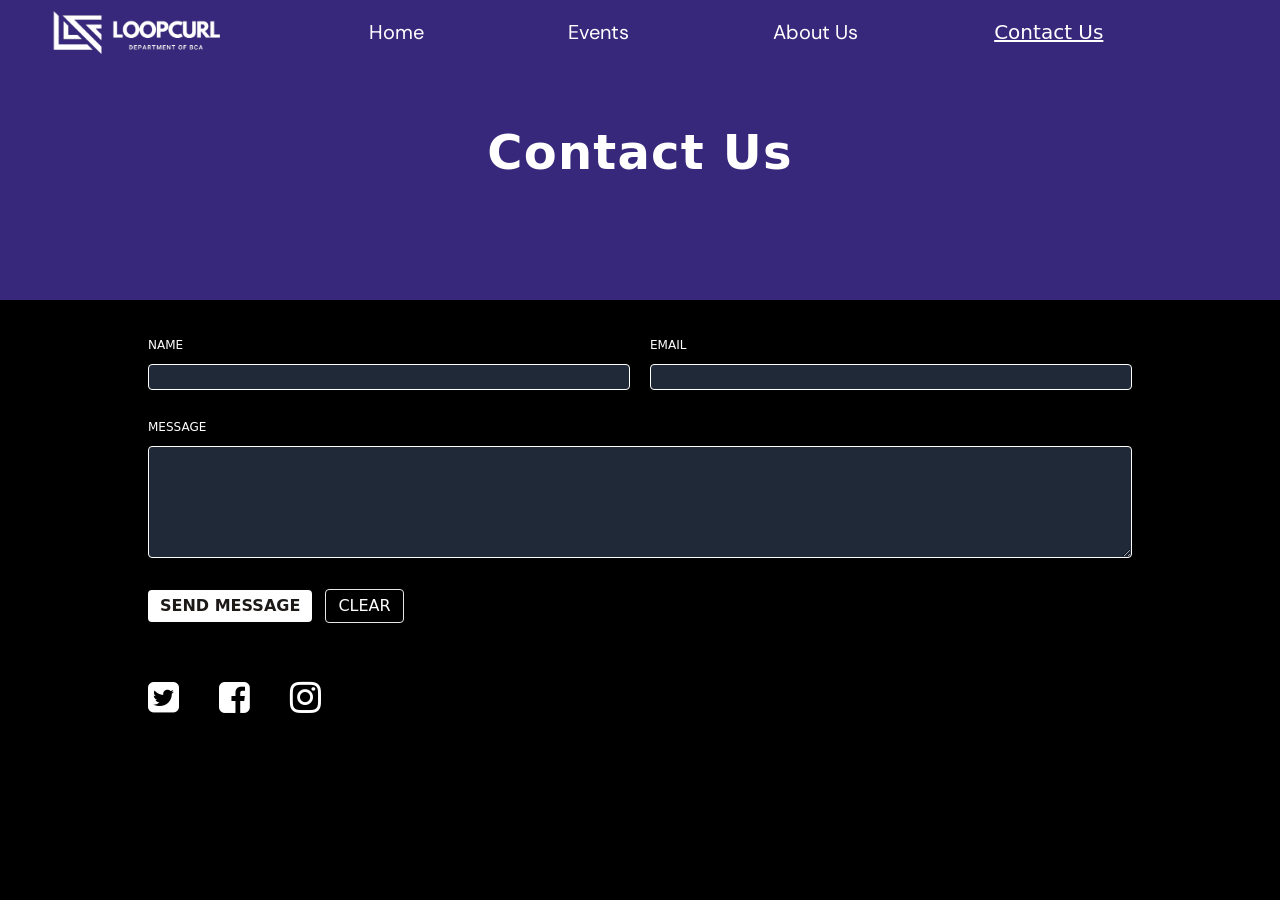
<file: public/contactUs.html>
<!DOCTYPE html>
<html lang="en">

<head>
    <meta charset="UTF-8">
    <meta http-equiv="X-UA-Compatible" content="IE=edge">
    <meta name="viewport" content="width=device-width, initial-scale=1.0">
    <title>LOOPCURL</title>
    <link rel="icon" type="image/x-icon" href="images/toplogo.png">
    <link rel="stylesheet" href="styles.css">

    <!-- font comforta link -->
    <link rel="preconnect" href="https://fonts.googleapis.com">
    <link rel="preconnect" href="https://fonts.gstatic.com" crossorigin>
    <link href="https://fonts.googleapis.com/css2?family=Comfortaa&display=swap" rel="stylesheet">

    <!-- DM sans font link  -->
    <link rel="preconnect" href="https://fonts.googleapis.com">
    <link rel="preconnect" href="https://fonts.gstatic.com" crossorigin>
    <link href="https://fonts.googleapis.com/css2?family=DM+Sans:wght@500&display=swap" rel="stylesheet">


    <!-- Raleway font link  -->
    <link rel="preconnect" href="https://fonts.googleapis.com">
    <link rel="preconnect" href="https://fonts.gstatic.com" crossorigin>
    <link href="https://fonts.googleapis.com/css2?family=Raleway:wght@500&display=swap" rel="stylesheet">

    <!-- social media icon font awesome link  -->
    <link rel="stylesheet" href="https://cdnjs.cloudflare.com/ajax/libs/font-awesome/4.7.0/css/font-awesome.min.css">
</head>

<body>
        <!-- nav bar section -->

        <div class="h-screen bg-black ">
            <div class="bg-[#37287B] h-2/6">

                <!-- navbar section  -->

                <nav class="container mx-auto h-16 flex py-2 px-4 sm:px-10 justify-between">
                    <div>
                        <img src="images/mainlogo1.png" alt="" class="w-48 ">
                    </div>
                    <div class="my-auto ">
                        <ul class="hidden text-white text-xl space-x-36  lg:flex"
                            style="font-family: 'DM Sans', sans-serif;">
                            <li class="hover:text-[#DF484D] "><a href="index.html">Home</a></li>
                            <li class="hover:text-[#DF484D] "><a href="events.html">Events</a></li>
                            <li class="hover:text-[#DF484D] "><a href="aboutUs.html">About Us</a></li>
    
                        </ul>
                    </div>
                    <div class="text-white text-xl my-auto hidden lg:block">
                        <button class="hover:text-[#DF484D]"><a href="contactUs.html"><u>Contact Us</u></a></button>
                    </div>

                    <!-- Hamburger menu -->
             <div class="">
                <button id="menu-btn" class="block hamburger md:hidden focus:outline-none">
                    <span class="hamburger-top"></span>
                    <span class="hamburger-middle"></span>
                    <span class="hamburger-bottom"></span>
                </button>
            </div>

            <div class="md:hidden">
                <div id="menu"
                    class="absolute flex-col items-center hidden self-end  py-8 mt-10 space-y-6 font-bold bg-[#37287B] text-white sm:w-auto sm:self-center top-8 left-6 right-6 drop-shadow-md list-none">
                    <li class="hover:text-[#DF484D]"><a href="index.html">Home</a></li>

                    <li class="hover:text-[#DF484D] "><a href="events.html">Events</a></li>

                    <li class="hover:text-[#DF484D] "><a href="aboutUs.html">About Us</a></li>

                    <li><button class="hover:text-[#DF484D]"><a href="contactUs.html"><u>Contact Us</u></a></button></li>
                </div>
            </div>
                </nav>

                <!-- contact heading  -->

                <div>
                    <h1 class="text-white text-5xl font-bold text-center py-10 sm:py-16 tracking-wide">Contact Us</h1>
                </div>
            </div>

            <!-- messaging section  -->

            <form action="">
                <div class="container mx-auto bg-black h-4/6">
                    <div class="max-w-screen-lg mx-auto">
                        <div class="mx-auto pt-4 md:pt-8 w-full px-5 md:grid grid-cols-2 gap-x-5">
    
                            <!-- name  -->
    
                            <div class="col-span-1">
                                <label for="Name" class="text-xs text-white">NAME</label>
                                <br>
                                <input type="text" class="textBox" id="label" required>
                            </div>
    
                            <!-- email  -->
    
                            <div class="col-span-1">
                                <label for="Email" class="text-xs text-white">EMAIL</label>
                                <br>
                                <input type="email" class="textBox" required>
                            </div>
    
                            <!-- message box  -->
    
                            <div class="col-span-2">
                                <label for="Message" class="text-xs text-white">MESSAGE</label>
                                <br>
                                <textarea name="" id="" cols="30" rows="10" class="textBox h-28" required></textarea>
                            </div>
    
                            <!-- send message and clear button  -->
    
                            <div class=" col-span-2">
                                <button class="bg-white text-stone-900 font-bold rounded py-1 px-3" type="submit"><span class="inline-block">SEND MESSAGE</span></button>
                                <a href="contactUs.html"><button class="border rounded py-1 px-3 ml-2 text-white">CLEAR</button></a>
                            </div>
    
                            <!-- social media icons  -->
    
                            <div class="pt-4 md:mt-10 space-x-10 flex">
                                <div>
                                    <a href="https://twitter.com/loopcurlgasc?t=zctaJE8_YrZXEG1SaQhBMw&s=09" target="_blank"><i class="fa fa-twitter-square text-white" style="font-size:36px"></i></a>
                                </div>
                               <div>
                                <a href="https://www.facebook.com/profile.php?id=100086632869156" target="_blank"><i class="fa fa-facebook-square text-white" style="font-size:36px"></i></a>
                               </div>
                                <div>
                                    <a href="https://instagram.com/loop.curl?igshid=YmMyMTA2M2Y=" target="_blank"><i class="fa fa-instagram text-white" style="font-size:36px"></i></a>
                                </div>
                            </div>
                        </div>
    
                    </div>
                </div>
            </form>
        </div>
        <script src="contactUs.js"></script>
</body>
</html>
</file>
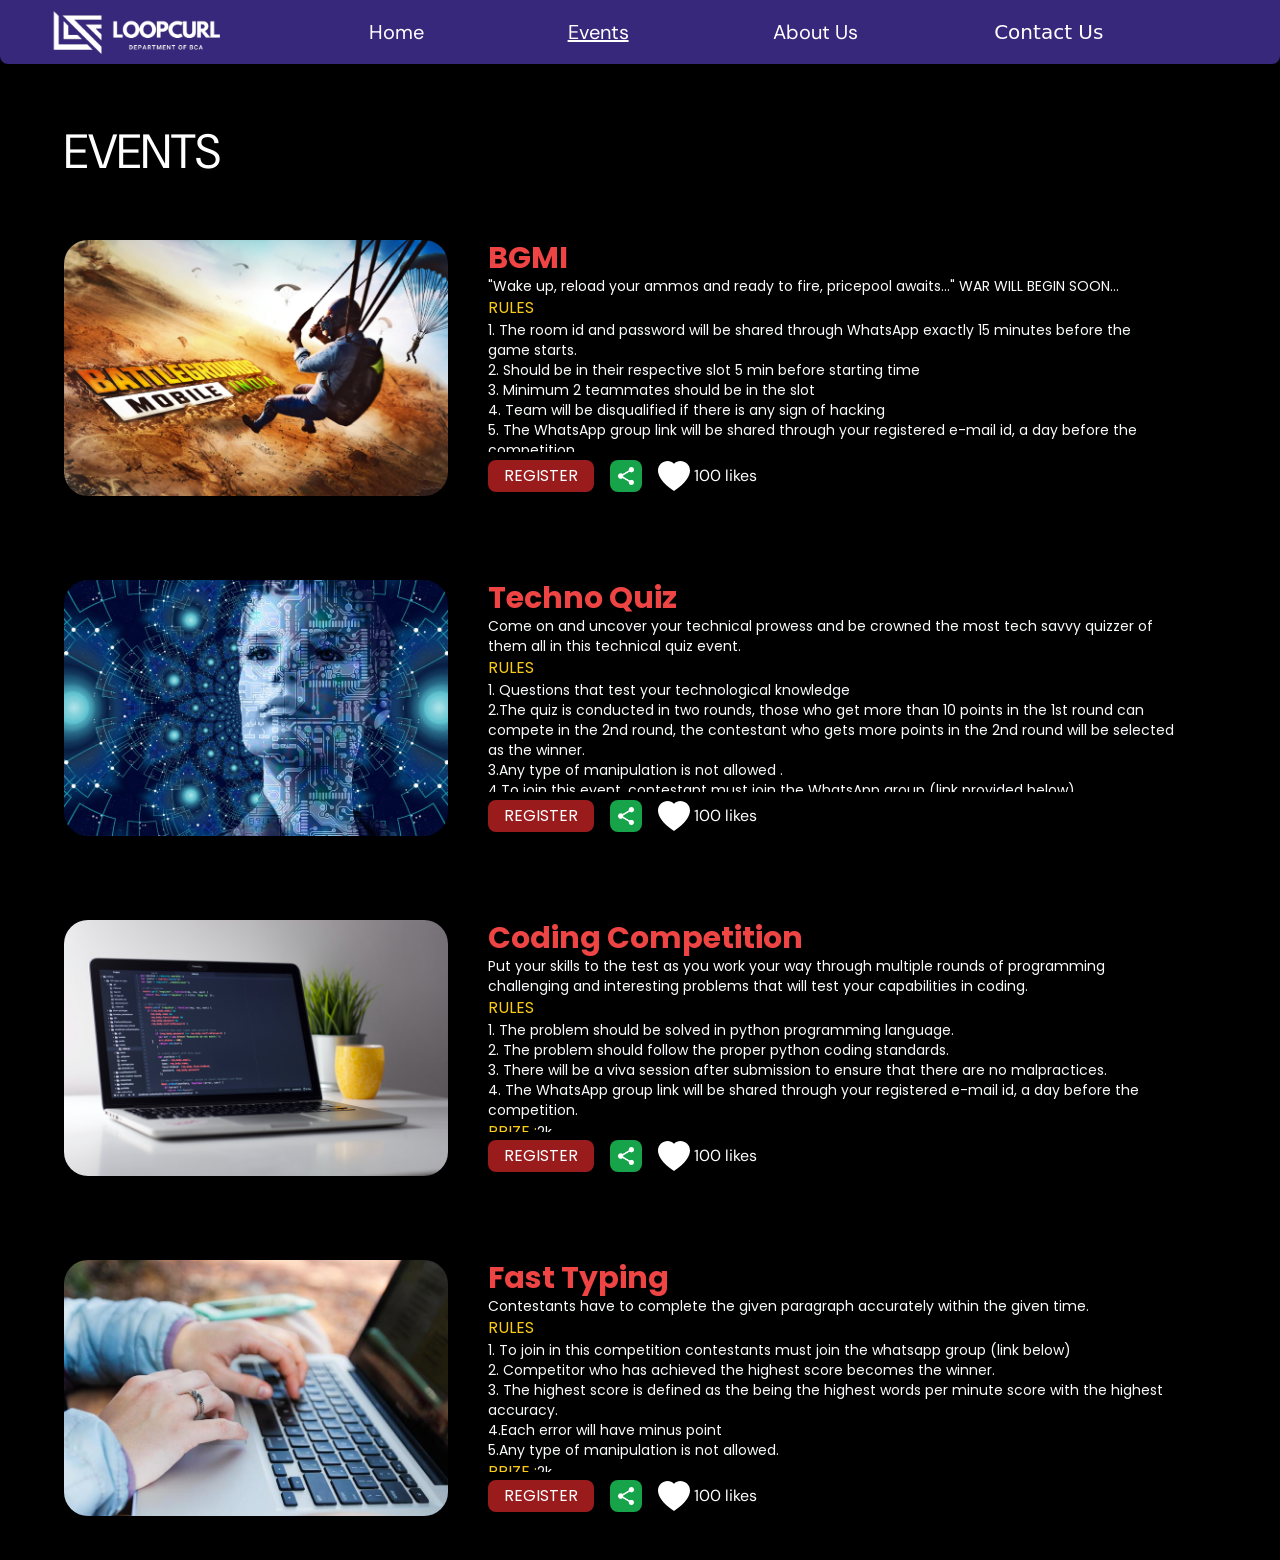
<file: public/events.html>
<!DOCTYPE html>
<html lang="en">

<head>
    <meta charset="UTF-8">
    <meta http-equiv="X-UA-Compatible" content="IE=edge">
    <meta name="viewport" content="width=device-width, initial-scale=1.0">
    <title>LOOPCURL</title>
    <link rel="icon" type="image/x-icon" href="images/toplogo.png">
    <link rel="stylesheet" href="styles.css">

    <!-- DM sans font link  -->
    <link rel="preconnect" href="https://fonts.googleapis.com">
    <link rel="preconnect" href="https://fonts.gstatic.com" crossorigin>
    <link href="https://fonts.googleapis.com/css2?family=DM+Sans:wght@500&display=swap" rel="stylesheet">


    <!-- Raleway font link  -->
    <link rel="preconnect" href="https://fonts.googleapis.com">
    <link rel="preconnect" href="https://fonts.gstatic.com" crossorigin>
    <link href="https://fonts.googleapis.com/css2?family=Raleway:wght@500&display=swap" rel="stylesheet">

    <!-- poppins font link  -->
    <link rel="preconnect" href="https://fonts.googleapis.com">
    <link rel="preconnect" href="https://fonts.gstatic.com" crossorigin>
    <link href="https://fonts.googleapis.com/css2?family=Poppins:wght@300&display=swap" rel="stylesheet">
</head>

<body class="bg-black">

    <!-- nav bar section  -->

    <div class="bg-[#37287B] rounded-b-lg max-w-screen-2xl">
        <nav class="container h-16 flex py-2 px-4 sm:px-10 justify-between">
            <div>
                <img src="images/mainlogo1.png" alt="" class="w-48 ">
            </div>
            <div class="my-auto ">
                <ul class="hidden text-white text-xl space-x-36  lg:flex" style="font-family: 'DM Sans', sans-serif;">
                    <li class="hover:text-[#DF484D] "><a href="index.html">Home</a></li>
                    <li class="hover:text-[#DF484D] "><a href="events.html"><u>Events</u></a></li>
                    <li class="hover:text-[#DF484D] "><a href="aboutUs.html">About Us</a></li>

                </ul>
            </div>
            <div class="text-white text-xl my-auto hidden lg:block">
                <button class="hover:text-[#DF484D]"><a href="contactUs.html">Contact Us</a></button>
            </div>

            <!-- Hamburger menu -->
            <div class="">
                <button id="menu-btn" class="block hamburger md:hidden focus:outline-none">
                    <span class="hamburger-top"></span>
                    <span class="hamburger-middle"></span>
                    <span class="hamburger-bottom"></span>
                </button>
            </div>

            <div class="md:hidden">
                <div id="menu"
                    class="absolute flex-col items-center hidden self-end  py-8 mt-10 space-y-6 font-bold bg-[#37287B] text-white sm:w-auto sm:self-center top-8 left-6 right-6 drop-shadow-md list-none">
                    <li class="hover:text-[#DF484D]"><a href="index.html">Home</a></li>

                    <li class="hover:text-[#DF484D] "><a href="events.html"><u>Events</u></a></li>

                    <li class="hover:text-[#DF484D] "><a href="aboutUs.html">About Us</a></li>

                    <li><button class="hover:text-[#DF484D]"><a href="contactUs.html">Contact Us</a></button></li>
                </div>
            </div>
        </nav>
    </div>

    <!-- events section  -->

    <div class="bg-black min-h-screen">
        <main class="container px-2  sm:mx-auto lg:px-10 xl:px-16 2xl:px-32">

            <div class="mt-6 lg:mt-16 lg:mb-6 pl-10 sm:pl-32 md:pl-44 lg:pl-0">
                <h1 class="text-white text-3xl md:text-4xl lg:text-5xl" style="font-family: 'DM Sans', sans-serif;">
                    EVENTS</h1>
            </div>

            <!-- BGMI section  -->

            <div class="2xl:w-fit py-10 lg:flex lg:h-[340px] md:grid md:grid-rows-2 md:justify-center md:align-middle"
                style="font-family: 'Poppins', sans-serif;">
                <div class="w-fit mx-auto md:row-span-1 md:mx-auto 2xl:mx-0">
                    <div class="w-72 sm:w-96 h-fit rounded-3xl mx-auto">
                        <img src="images/bgmi.png" alt="" class="rounded-3xl w-[300px] sm:w-fit mx-auto">
                    </div>
                </div>
                <div
                    class="px-10 sm:px-6 md:row-span-2 mx-auto sm:mx-24 md:mx-48 md:px-0 lg:mx-0 lg:px-10 lg:pr-4 xl:pr-10">
                    <div class="py-2 lg:py-0">
                        <h1 class="text-red-500 text-3xl font-bold">BGMI</h1>
                    </div>
                    <div class="h-44 overflow-y-auto py-2 lg:py-0">
                        <div>
                            <p class="text-gray-50 text-sm">"Wake up, reload your ammos and ready to fire, pricepool
                                awaits..." WAR WILL BEGIN SOON... </p>
                        </div>
                        <div>
                            <h1 class="text-yellow-400 text-md">RULES</h1>
                            <ol class="text-gray-50 text-sm space-y-1 md:space-y-2 lg:space-y-0">
                                <li>1. The room id and password will be shared through WhatsApp exactly 15 minutes
                                    before the game starts.</li>
                                <li>2. Should be in their respective slot 5 min before starting time</li>
                                <li>3. Minimum 2 teammates should be in the slot</li>
                                <li>4. Team will be disqualified if there is any sign of hacking</li>
                                <li>5. The WhatsApp group link will be shared through your registered e-mail id, a day
                                    before the competition</li>
                            </ol>
                        </div>
                        <div class="py-2 lg:py-0">
                            <h1 class="text-yellow-400">PRIZE :<span class="text-gray-50 text-sm">2k</span></h1>

                        </div>

                    </div>
                    <div class="flex space-x-4 sm:space-x-16 md:space-x-14 md:px-1 lg:px-0 lg:space-x-4 my-2">
                        <a href="https://forms.gle/nA6CV6gquJ8NyK4Q8" target="_blank"><button class="bg-red-800 text-white px-4 py-1 rounded-lg">REGISTER</button></a>
                        <button class="bg-green-600 p-1 rounded-lg px-2 " onclick="copyText1()" value="link1" id="copy1"><img src="images/share.png" alt=""
                                class="w-4"></button>
                        <div class="flex space-x-1">
                            <button><svg width="93" height="87" viewBox="0 0 93 87" fill=""
                                    xmlns="http://www.w3.org/2000/svg" class="like">
                                    <path fill-rule="evenodd" clip-rule="evenodd"
                                        d="M46.5 7.62147C72.2966 -18.838 136.794 27.4632 46.5 87C-43.7938 27.469 20.7034 -18.838 46.5 7.62147Z" />
                                </svg>
                            </button>
                            <h1 class="text-white my-auto" style="font-family: 'DM Sans', sans-serif;">100 likes</h1>
                        </div>

                    </div>
                </div>

            </div>
            <div class="bg-red-700 w-[275px] sm:w-[380px] md:w-96 h-0.5 mx-auto lg:hidden">

            </div>

            <!-- Techno quiz section  -->

            <div class="2xl:w-fit py-10 lg:flex lg:h-[340px] md:grid md:grid-rows-2 md:justify-center md:align-middle"
                style="font-family: 'Poppins', sans-serif;">
                <div class="w-fit mx-auto md:row-span-1 md:mx-auto 2xl:mx-0">
                    <div class="w-72 sm:w-96 h-fit rounded-3xl mx-auto">
                        <img src="images/technoquiz.png" alt="" class="rounded-3xl w-[300px] sm:w-fit mx-auto">
                    </div>
                </div>
                <div
                    class="px-10 sm:px-6 md:row-span-2 mx-auto sm:mx-24 md:mx-48 md:px-0 lg:mx-0 lg:px-10 lg:pr-4 xl:pr-10">
                    <div class="py-2 lg:py-0">
                        <h1 class="text-red-500 text-3xl font-bold">Techno Quiz</h1>
                    </div>
                    <div class="h-44 overflow-y-auto py-2 lg:py-0">
                        <div>
                            <p class="text-gray-50 text-sm">Come on and uncover your technical prowess and be crowned
                                the most tech savvy quizzer of them all in this technical quiz event.</p>
                        </div>
                        <div>
                            <h1 class="text-yellow-400 text-md">RULES</h1>
                            <ol class="text-gray-50 text-sm space-y-1 md:space-y-2 lg:space-y-0">
                                <li>1. Questions that test your technological knowledge</li>
                                <li>2.The quiz is conducted in two rounds, those who get more than 10 points in the 1st
                                    round can compete in the 2nd round, the contestant who gets more points in the 2nd
                                    round will be selected as the winner.</li>
                                <li>3.Any type of manipulation is not allowed .</li>
                                <li>4.To join this event, contestant must join the WhatsApp group (link provided below)
                                </li>
                            </ol>
                        </div>
                        <div class="py-2 lg:py-0">
                            <h1 class="text-yellow-400">PRIZE :<span class="text-gray-50 text-sm">2k</span></h1>

                        </div>

                    </div>
                    <div class="flex space-x-4 sm:space-x-16 md:space-x-14 md:px-1 lg:px-0 lg:space-x-4 my-2">
                       <a href="https://forms.gle/qgHYwrduBM7s8Qy58" target="_blank"> <button class="bg-red-800 text-white px-4 py-1 rounded-lg">REGISTER</button></a>
                        <button class="bg-green-600 p-1 rounded-lg px-2 " onclick="copyText2()" value="link2" id="copy2"><img src="images/share.png" alt=""
                                class="w-4"></button>
                        <div class="flex space-x-1">
                            <button><svg width="93" height="87" viewBox="0 0 93 87" fill=""
                                    xmlns="http://www.w3.org/2000/svg" class="w-8 h-8 fill-white active:fill-red-500">
                                    <path fill-rule="evenodd" clip-rule="evenodd"
                                        d="M46.5 7.62147C72.2966 -18.838 136.794 27.4632 46.5 87C-43.7938 27.469 20.7034 -18.838 46.5 7.62147Z" />
                                </svg>
                            </button>
                            <h1 class="text-white my-auto" style="font-family: 'DM Sans', sans-serif;">100 likes</h1>
                        </div>

                    </div>
                </div>

            </div>
            <div class="bg-red-700 w-[275px] sm:w-[380px] md:w-96 h-0.5 mx-auto lg:hidden">

            </div>

            <!--coding competition section  -->
            <div class="2xl:w-fit py-10 lg:flex lg:h-[340px] md:grid md:grid-rows-2 md:justify-center md:align-middle"
                style="font-family: 'Poppins', sans-serif;">
                <div class="w-fit mx-auto md:row-span-1 md:mx-auto ">
                    <div class="w-72 sm:w-96 h-fit rounded-3xl mx-auto 2xl:mx-0">
                        <img src="images/coding.png" alt="" class="rounded-3xl w-[300px] sm:w-fit mx-auto">
                    </div>
                </div>
                <div
                    class="px-10 sm:px-6 md:row-span-2 mx-auto sm:mx-24 md:mx-48 md:px-0 lg:mx-0 lg:px-10 lg:pr-4 xl:pr-10">
                    <div class="py-2 lg:py-0">
                        <h1 class="text-red-500 text-3xl font-bold">Coding Competition</h1>
                    </div>
                    <div class="h-44 overflow-y-auto py-2 lg:py-0">
                        <div>
                            <p class="text-gray-50 text-sm">Put your skills to the test as you work your way through
                                multiple rounds of programming challenging and interesting problems that will test your
                                capabilities in coding.
                            </p>
                        </div>
                        <div>
                            <h1 class="text-yellow-400 text-md">RULES</h1>
                            <ol class="text-gray-50 text-sm">
                                <li>1. The problem should be solved in python programming language.</li>
                                <li>2. The problem should follow the proper python coding standards.</li>
                                <li>3. There will be a viva session after submission to ensure that there are no
                                    malpractices.</li>
                                <li>4. The WhatsApp group link will be shared through your registered e-mail id, a day
                                    before the competition.</li>
                            </ol>
                        </div>
                        <div class="py-2 lg:py-0">
                            <h1 class="text-yellow-400">PRIZE :<span class="text-gray-50 text-sm">2k</span></h1>

                        </div>

                    </div>
                    <div class="flex space-x-4 sm:space-x-16 md:space-x-14 md:px-1 lg:px-0 lg:space-x-4 my-2">
                        <a href="https://forms.gle/SKz3adbKVXzYd91S8" target="_blank"><button class="bg-red-800 text-white px-4 py-1 rounded-lg">REGISTER</button></a>
                        <button class="bg-green-600 p-1 rounded-lg px-2 " onclick="copyText3()" value="link3" id="copy3"><img src="images/share.png" alt=""
                                class="w-4"></button>
                        <div class="flex space-x-1">
                            <button><svg width="93" height="87" viewBox="0 0 93 87" fill=""
                                    xmlns="http://www.w3.org/2000/svg" class="w-8 h-8 fill-white active:fill-red-500">
                                    <path fill-rule="evenodd" clip-rule="evenodd"
                                        d="M46.5 7.62147C72.2966 -18.838 136.794 27.4632 46.5 87C-43.7938 27.469 20.7034 -18.838 46.5 7.62147Z" />
                                </svg>
                            </button>
                            <h1 class="text-white my-auto" style="font-family: 'DM Sans', sans-serif;">100 likes</h1>
                        </div>

                    </div>
                </div>

            </div>
            <div class="bg-red-700 w-[275px] sm:w-[380px] md:w-96 h-0.5 mx-auto lg:hidden">

            </div>

            <!-- fast typing section  -->

            <div class="2xl:w-fit py-10 lg:flex lg:h-[340px] md:grid md:grid-rows-2 md:justify-center md:align-middle"
                style="font-family: 'Poppins', sans-serif;">
                <div class="w-fit mx-auto md:row-span-1 md:mx-auto ">
                    <div class="w-72 sm:w-96 h-fit rounded-3xl mx-auto 2xl:mx-0">
                        <img src="images/fastTyping.png" alt="" class="rounded-3xl w-[300px] sm:w-fit mx-auto">
                    </div>
                </div>
                <div
                    class="px-10 sm:px-6 md:row-span-2 mx-auto sm:mx-24 md:mx-48 md:px-0 lg:mx-0 lg:px-10 lg:pr-4 xl:pr-10">
                    <div class="py-2 lg:py-0">
                        <h1 class="text-red-500 text-3xl font-bold">Fast Typing</h1>
                    </div>
                    <div class="h-44 overflow-y-auto py-2 lg:py-0">
                        <div>
                            <p class="text-gray-50 text-sm">Contestants have to complete the given paragraph accurately
                                within the given time.
                            </p>
                        </div>
                        <div>
                            <h1 class="text-yellow-400 text-md">RULES</h1>
                            <ol class="text-gray-50 text-sm">
                                <li>1. To join in this competition contestants must join the whatsapp group (link below)
                                </li>
                                <li>2. Competitor who has achieved the highest score becomes the winner.</li>
                                <li>3. The highest score is defined as the being the highest words per minute score with
                                    the highest accuracy.</li>
                                <li>4.Each error will have minus point</li>
                                <li>5.Any type of manipulation is not allowed.</li>
                            </ol>
                        </div>
                        <div class="py-2 lg:py-0">
                            <h1 class="text-yellow-400">PRIZE :<span class="text-gray-50 text-sm">2k</span></h1>

                        </div>

                    </div>
                    <div class="flex space-x-4 sm:space-x-16 md:space-x-14 md:px-1 lg:px-0 lg:space-x-4 my-2">
                        <a href="https://forms.gle/CEDD1AfY82p9HP7i8" target="_blank"><button class="bg-red-800 text-white px-4 py-1 rounded-lg">REGISTER</button></a>
                        <button class="bg-green-600 p-1 rounded-lg px-2 " onclick="copyText4()" value="link4" id="copy4"><img src="images/share.png" alt=""
                                class="w-4"></button>
                        <div class="flex space-x-1">
                            <button><svg width="93" height="87" viewBox="0 0 93 87" fill=""
                                    xmlns="http://www.w3.org/2000/svg" class="w-8 h-8 fill-white active:fill-red-500">
                                    <path fill-rule="evenodd" clip-rule="evenodd"
                                        d="M46.5 7.62147C72.2966 -18.838 136.794 27.4632 46.5 87C-43.7938 27.469 20.7034 -18.838 46.5 7.62147Z" />
                                </svg>
                            </button>
                            <h1 class="text-white my-auto" style="font-family: 'DM Sans', sans-serif;">100 likes</h1>
                        </div>

                    </div>
                </div>

            </div>
            <div class="bg-red-700 w-[275px] sm:w-[380px] md:w-96 h-0.5 mx-auto lg:hidden">

            </div>

    </div>
    </main>
    </div>

    <script src="events.js"></script>
</body>

</html>
</file>
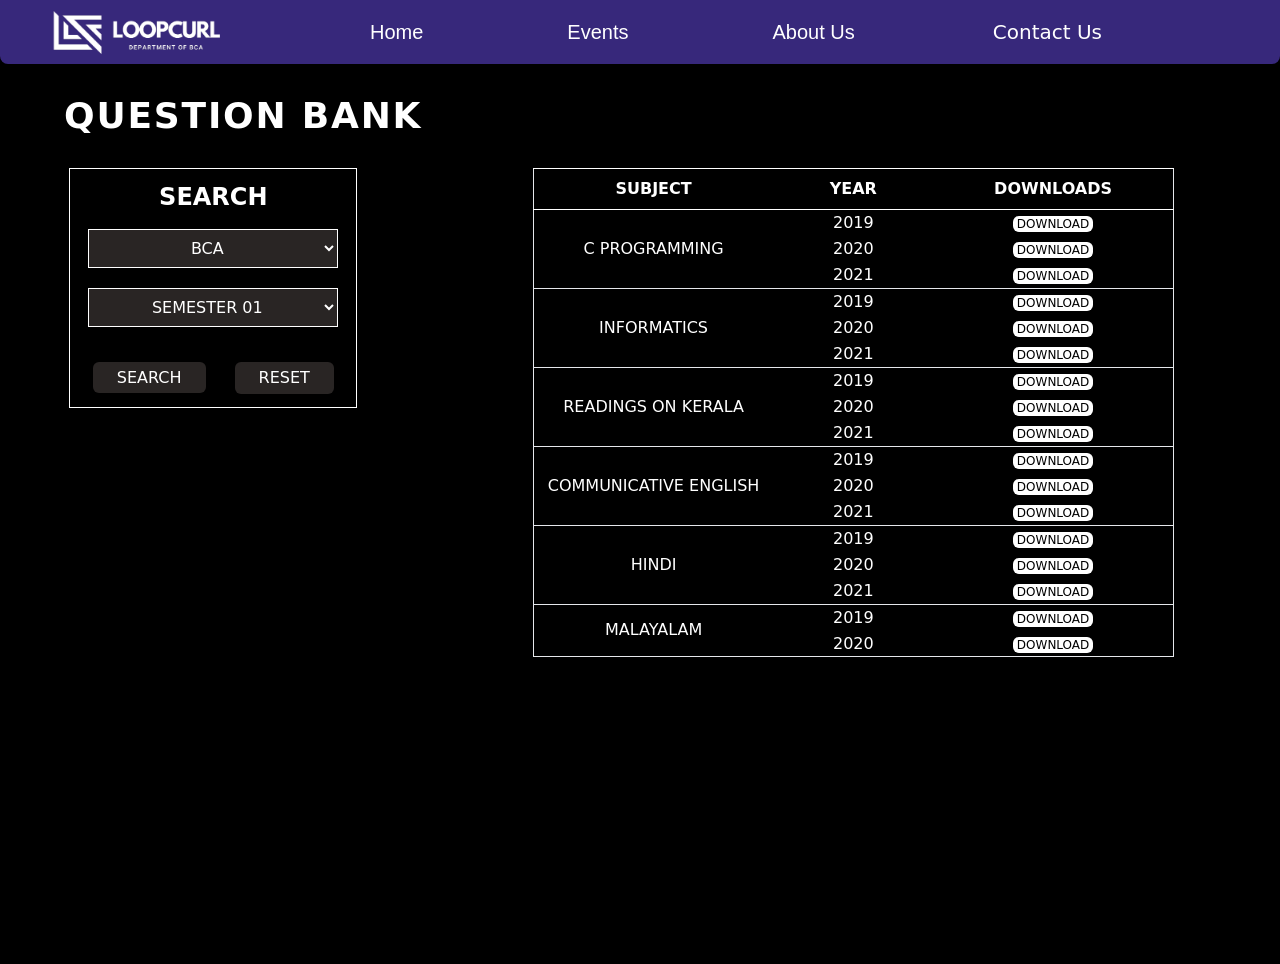
<file: public/question_bank.html>
<!DOCTYPE html>
<html lang="en">

<head>
    <meta charset="UTF-8">
    <meta http-equiv="X-UA-Compatible" content="IE=edge">
    <meta name="viewport" content="width=device-width, initial-scale=1.0">
    <title>LOOPCURL</title>
    <link rel="icon" type="image/x-icon" href="images/toplogo.png">
    <link rel="stylesheet" href="styles.css">


    <!-- alpine js script tag
    <script src="//unpkg.com/alpinejs" defer></script> -->
</head>

<body class="bg-black">
    <!-- nav bar section -->

    <div class="bg-[#37287B] rounded-b-lg max-w-screen-2xl">
        <nav class="container h-16 flex py-2 px-4 sm:px-10 justify-between">
            <div>
                <img src="images/mainlogo1.png" alt="" class="w-48 ">
            </div>
            <div class="my-auto ">
                <ul class="hidden text-white text-xl space-x-36  lg:flex" style="font-family: 'DM Sans', sans-serif;">
                    <li class="hover:text-[#DF484D] "><a href="index.html">Home</a></li>
                    <li class="hover:text-[#DF484D] "><a href="events.html">Events</a></li>
                    <li class="hover:text-[#DF484D] "><a href="aboutUs.html">About Us</a></li>

                </ul>
            </div>
            <div class="text-white text-xl my-auto hidden lg:block">
                <button class="hover:text-[#DF484D]"><a href="contactUs.html">Contact Us</a></button>
            </div>

            <!-- Hamburger menu -->
            <div class="">
                <button id="menu-btn" class="block hamburger md:hidden focus:outline-none">
                    <span class="hamburger-top"></span>
                    <span class="hamburger-middle"></span>
                    <span class="hamburger-bottom"></span>
                </button>
            </div>

            <div class="md:hidden">
                <div id="menu"
                    class="absolute flex-col items-center hidden self-end  py-8 mt-10 space-y-6 font-bold bg-[#37287B] text-white sm:w-auto sm:self-center top-8 left-6 right-6 drop-shadow-md list-none">
                    <li class="hover:text-[#DF484D]"><a href="index.html"><u>Home</u></a></li>

                    <li class="hover:text-[#DF484D] "><a href="events.html">Events</a></li>

                    <li class="hover:text-[#DF484D] "><a href="aboutUs.html">About Us</a></li>

                    <li><button class="hover:text-[#DF484D]"><a href="contactUs.html">Contact Us</a></button></li>
                </div>
            </div>
        </nav>
    </div>

    <div class="flex flex-wrap container mx-auto flex h-screen">
        <div class="mx-auto lg:w-2/6">
            <div class="mx-auto my-8 ">
                <h1 class=" lg:ml-8 xl:ml-16 2xl:ml-28 text-white text-4xl font-semibold tracking-wider">QUESTION BANK</h1>
            </div>
            <div class="w-72 h-60 border border-white grid grid-rows-4 px-2 mx-auto">
                <div>
                    <h1 class="text-white text-2xl font-bold text-center my-3" ><button >SEARCH</button></h1>
                </div>
                <div class="px-2.5">
                    <select type="dr" class="text-white text-center w-full py-2 bg-stone-800 border-white border block mx-auto"
                        placeholder="select course" >
                        <option value="">BCA </option>
                        <option value=""></option>
                    </select>
                </div>
                <div class="px-2.5">
                    <select type="dr" id="semester" class="text-white text-center w-full py-2 bg-stone-800 border-white border block mx-auto"
                        placeholder="select semester">
                        <option value="01">SEMESTER 01</option>
                        <option value="02">SEMESTER 02</option>
                        <option value="03">SEMESTER 03</option>
                        <option value="04">SEMESTER 04</option>
                        <option value="05">SEMESTER 05</option>
                        <option value="06">SEMESTER 06</option>
                    </select>
                </div>
                
                <div class="flex justify-around  py-3.5">
                    <button class="text-white bg-stone-800 rounded-md px-6 py-1 " id="search">SEARCH</button>
                    <a href="question_bank.html"><button class="text-white bg-stone-800 rounded-md px-6 py-1">RESET</button></a>
                </div>

            </div>
        </div>

        <!-- table -->

        <div class="mx-auto lg:w-4/6">
            <table class="text-white text-center mx-auto mt-10 lg:mt-[104px] border border-white-2">
                <thead >
                    <tr class="border-separate border-b border-t border-white">
                        <th class="w-60 py-2">SUBJECT</th>
                        <th class="w-40 py-2">YEAR</th>
                        <th class="w-60 py-2">DOWNLOADS</th>
                    </tr>
                </thead>
                <tbody class="">
                        <tr>
                            <tr class=" sem1" >
                                <td rowspan="4">C PROGRAMMING</td>
                                <td>2019</td>
                                <td><a href="https://drive.google.com/file/d/1Gn0A_ae6Xp4Pf_0P2B9UnTuY4tC4ZY0M/view?usp=sharing" target="_blank"><button class="bg-white text-black text-xs rounded-md px-1">DOWNLOAD</button></a></td>
                            </tr>
                            <tr class=" sem1">
                                <td>2020</td>
                                <td><a href="https://drive.google.com/file/d/1Gpf1nCwAorJVbs_DE2txmlgFg8GiJ18C/view?usp=sharing"  target="_blank"><button class="bg-white text-black text-xs rounded-md px-1">DOWNLOAD</button></a></td>
                            </tr>
                            <tr class=" sem1">
                                <td>2021</td>
                                <td><a href="https://drive.google.com/file/d/1GAzclkRyNoBVC1SS-NXHNeSu7039s7k7/view?usp=sharing" target="_blank"><button class="bg-white text-black text-xs rounded-md px-1">DOWNLOAD</button></a></td>
                            </tr>
                        </tr>
                        <tr class="border border-white-2">
                            <tr class=" sem1" >
                                <td rowspan="4">INFORMATICS</td>
                                <td>2019</td>
                                <td><a href="https://drive.google.com/file/d/1G_u-R4hHIcWIzti8HQvzj113SiVG3ABN/view?usp=sharing" target="_blank"><button class="bg-white text-black text-xs rounded-md px-1">DOWNLOAD</button></a></td>
                            </tr>
                            <tr class=" sem1">
                                <td>2020</td>
                                <td><a href="https://drive.google.com/file/d/1Glf-M_UMlQkK_bTS-aUSkBsg7fSXiCkx/view?usp=sharing"  target="_blank"><button class="bg-white text-black text-xs rounded-md px-1">DOWNLOAD</button></a></td>
                            </tr>
                            <tr class=" sem1">
                                <td>2021</td>
                                <td><a href="https://drive.google.com/file/d/1GWCyODMQ3hJCgK9q_JnDsmAFkNXK6a_4/view?usp=sharing" target="_blank"><button class="bg-white text-black text-xs rounded-md px-1">DOWNLOAD</button></a></td>
                            </tr>
                        </tr>
                        <tr class="border border-white-2">
                            <tr class=" sem1" >
                                <td rowspan="4">READINGS ON KERALA</td>
                                <td>2019</td>
                                <td><a href="https://drive.google.com/file/d/1pAKi5lIP8Hh9SXzDvTnLfVrNfuMvZbww/view?usp=sharing" target="_blank"><button class="bg-white text-black text-xs rounded-md px-1">DOWNLOAD</button></a></td>
                            </tr>
                            <tr class=" sem1">
                                <td>2020</td>
                                <td><a href="https://drive.google.com/file/d/1pE6t8ro_5lSslrH394MHWoAkZvNKNvQ5/view?usp=sharing" target="_blank"><button class="bg-white text-black text-xs rounded-md px-1">DOWNLOAD</button></a></td>
                            </tr>
                            <tr class=" sem1">
                                <td>2021</td>
                                <td><a href="https://drive.google.com/file/d/1pJBpe0t2n2U7al6rFutnaqPEkaVLc6zK/view?usp=sharing"><button class="bg-white text-black text-xs rounded-md px-1">DOWNLOAD</button></a></td>
                            </tr>
                        </tr>
                        <tr class="border border-white-2">
                            <tr class=" sem1" >
                                <td rowspan="4">COMMUNICATIVE ENGLISH</td>
                                <td>2019</td>
                                <td><a href="https://drive.google.com/file/d/1nRrG9USryRVWTflXFm0cUJdJ2wZUOrv7/view?usp=sharing" target="_blank"><button class="bg-white text-black text-xs rounded-md px-1">DOWNLOAD</button></a></td>
                            </tr>
                            <tr class=" sem1">
                                <td>2020</td>
                                <td><a href="https://drive.google.com/file/d/1niNLM-0k-osFJ3cl7v29MsqfJlJ2u6ZT/view?usp=sharing" target="_blank"><button class="bg-white text-black text-xs rounded-md px-1">DOWNLOAD</button></a></td>
                            </tr>
                            <tr class=" sem1">
                                <td>2021</td>
                                <td><a href="https://drive.google.com/file/d/1nmbN0tuUqbnEfkQjGpg4lq7FQNAHzy0V/view?usp=sharing" target="_blank"><button class="bg-white text-black text-xs rounded-md px-1">DOWNLOAD</button></a></td>
                            </tr>
                        </tr>
                        <tr class="border border-white-2">
                            <tr class=" sem1" >
                                <td rowspan="4">HINDI</td>
                                <td>2019</td>
                                <td><a href="https://drive.google.com/file/d/1Ffo9Q3w0MjQyQPXlks6cwHNewEQu7x-P/view?usp=sharing" target="_blank"><button class="bg-white text-black text-xs rounded-md px-1">DOWNLOAD</button></a></td>
                            </tr>
                            <tr class=" sem1">
                                <td>2020</td>
                                <td><a href="https://drive.google.com/file/d/1p9rbMrU-pobMihKaNWADv3dOdDPzA7BV/view?usp=sharing" target="_blank"><button class="bg-white text-black text-xs rounded-md px-1">DOWNLOAD</button></a></td>
                            </tr>
                            <tr class=" sem1">
                                <td>2021</td>
                                <td><a href="https://drive.google.com/file/d/1BrmU8O6Xn_uuJvdKCAt792CLnS6qXa5Y/view?usp=sharing" target="_blank"><button class="bg-white text-black text-xs rounded-md px-1">DOWNLOAD</button></a></td>
                            </tr>
                        </tr>
                        <tr class="border border-white-2">
                            <tr class=" sem1" >
                                <td rowspan="3">MALAYALAM</td>
                                <td>2019</td>
                                <td><a href="https://drive.google.com/file/d/1Ga8bDhJHuN8Qg1LHGNPSTZ-UJHxJqWOv/view?usp=sharing" target="_blank"><button class="bg-white text-black text-xs rounded-md px-1">DOWNLOAD</button></a></td>
                            </tr>
                            <tr class=" sem1">
                                <td>2020</td>
                                <td><a href="https://drive.google.com/file/d/1GvPONcEVgOMD3GQPtpXRipWT_dSV9pE3/view?usp=sharing" target="_blank"><button class="bg-white text-black text-xs rounded-md px-1">DOWNLOAD</button></a></td>
                            </tr>
                        </tr>

                        <!-- sem2 -->
                        <tr>
                            <tr class="hide sem2" >
                                <td rowspan="4">OBJECT ORIENTED PROGRAMMING IN CPP</td>
                                <td>2019</td>
                                <td><a href=""><button class="bg-white text-black text-xs rounded-md px-1">DOWNLOAD</button></a></td>
                            </tr>
                            <tr class="hide sem2">
                                <td>2020</td>
                                <td><a href=""><button class="bg-white text-black text-xs rounded-md px-1">DOWNLOAD</button></a></td>
                            </tr>
                            <tr class="hide sem2">
                                <td>2021</td>
                                <td><a href=""><button class="bg-white text-black text-xs rounded-md px-1">DOWNLOAD</button></a></td>
                            </tr>
                        </tr>
                        <tr class="border border-white-2" >
                            <tr class="hide sem2" >
                                <td rowspan="4">DIGITAL SYSTEMS</td>
                                <td>2019</td>
                                <td><a href=""><button class="bg-white text-black text-xs rounded-md px-1">DOWNLOAD</button></a></td>
                            </tr>
                            <tr class="hide sem2">
                                <td>2020</td>
                                <td><a href=""><button class="bg-white text-black text-xs rounded-md px-1">DOWNLOAD</button></a></td>
                            </tr>
                            <tr class="hide sem2">
                                <td>2021</td>
                                <td><a href=""><button class="bg-white text-black text-xs rounded-md px-1">DOWNLOAD</button></a></td>
                            </tr>
                        </tr>
                        <tr class="border border-white-2" >
                            <tr class="hide sem2" >
                                <td rowspan="4">READINGS ON GENDER</td>
                                <td>2019</td>
                                <td><a href=""><button class="bg-white text-black text-xs rounded-md px-1">DOWNLOAD</button></a></td>
                            </tr>
                            <tr class="hide sem2">
                                <td>2020</td>
                                <td><a href=""><button class="bg-white text-black text-xs rounded-md px-1">DOWNLOAD</button></a></td>
                            </tr>
                            <tr class="hide sem2">
                                <td>2021</td>
                                <td><a href=""><button class="bg-white text-black text-xs rounded-md px-1">DOWNLOAD</button></a></td>
                            </tr>
                        </tr>
                        <tr class="border border-white-2" >
                            <tr class="hide sem2" >
                                <td rowspan="4">READINGS ON LIFE AND NATURE</td>
                                <td>2019</td>
                                <td><a href=""><button class="bg-white text-black text-xs rounded-md px-1">DOWNLOAD</button></a></td>
                            </tr>
                            <tr class="hide sem2">
                                <td>2020</td>
                                <td><a href=""><button class="bg-white text-black text-xs rounded-md px-1">DOWNLOAD</button></a></td>
                            </tr>
                            <tr class="hide sem2">
                                <td>2021</td>
                                <td><a href=""><button class="bg-white text-black text-xs rounded-md px-1">DOWNLOAD</button></a></td>
                            </tr>
                        </tr>
                        <tr class="border border-white-2" >
                            <tr class="hide sem2" >
                                <td rowspan="4">MALAYALAM-GADYAMATHRUKAKAL</td>
                                <td>2019</td>
                                <td><a href=""><button class="bg-white text-black text-xs rounded-md px-1">DOWNLOAD</button></a></td>
                            </tr>
                            <tr class="hide sem2">
                                <td>2020</td>
                                <td><a href=""><button class="bg-white text-black text-xs rounded-md px-1">DOWNLOAD</button></a></td>
                            </tr>
                            <tr class="hide sem2">
                                <td>2021</td>
                                <td><a href=""><button class="bg-white text-black text-xs rounded-md px-1">DOWNLOAD</button></a></td>
                            </tr>
                        </tr>
                        <tr class="border border-white-2" >
                            <tr class="hide sem2" >
                                <td rowspan="4">HINDI-SAHITHYA AUR PRAYOG</td>
                                <td>2019</td>
                                <td><a href=""><button class="bg-white text-black text-xs rounded-md px-1">DOWNLOAD</button></a></td>
                            </tr>
                            <tr class="hide sem2">
                                <td>2020</td>
                                <td><a href=""><button class="bg-white text-black text-xs rounded-md px-1">DOWNLOAD</button></a></td>
                            </tr>
                            <tr class="hide sem2">
                                <td>2021</td>
                                <td><a href=""><button class="bg-white text-black text-xs rounded-md px-1">DOWNLOAD</button></a></td>
                            </tr>
                        </tr>

                        <!-- sem3 -->
                        <tr>
                            <tr class="hide sem3" >
                                <td rowspan="4">DATA STRUCTURE</td>
                                <td>2019</td>
                                <td><a href=""><button class="bg-white text-black text-xs rounded-md px-1">DOWNLOAD</button></a></td>
                            </tr>
                            <tr class="hide sem3">
                                <td>2020</td>
                                <td><a href=""><button class="bg-white text-black text-xs rounded-md px-1">DOWNLOAD</button></a></td>
                            </tr>
                            <tr class="hide sem3">
                                <td>2021</td>
                                <td><a href=""><button class="bg-white text-black text-xs rounded-md px-1">DOWNLOAD</button></a></td>
                            </tr>
                        </tr>
                        <tr class="border border-white-2" >
                            <tr class="hide sem3" >
                                <td rowspan="4">DATABASE MANAGEMENT SYSTEM</td>
                                <td>2019</td>
                                <td><a href=""><button class="bg-white text-black text-xs rounded-md px-1">DOWNLOAD</button></a></td>
                            </tr>
                            <tr class="hide sem3">
                                <td>2020</td>
                                <td><a href=""><button class="bg-white text-black text-xs rounded-md px-1">DOWNLOAD</button></a></td>
                            </tr>
                            <tr class="hide sem3">
                                <td>2021</td>
                                <td><a href=""><button class="bg-white text-black text-xs rounded-md px-1">DOWNLOAD</button></a></td>
                            </tr>
                        </tr>
                        <tr class="border border-white-2" >
                            <tr class="hide sem3" >
                                <td rowspan="4">MICROPROCESSOR</td>
                                <td>2019</td>
                                <td><a href=""><button class="bg-white text-black text-xs rounded-md px-1">DOWNLOAD</button></a></td>
                            </tr>
                            <tr class="hide sem3">
                                <td>2020</td>
                                <td><a href=""><button class="bg-white text-black text-xs rounded-md px-1">DOWNLOAD</button></a></td>
                            </tr>
                            <tr class="hide sem3">
                                <td>2021</td>
                                <td><a href=""><button class="bg-white text-black text-xs rounded-md px-1">DOWNLOAD</button></a></td>
                            </tr>
                        </tr>
                        <tr class="border border-white-2" >
                            <tr class="hide sem3" >
                                <td rowspan="3">JAVA</td>
                                <td>2020</td>
                                <td><a href=""><button class="bg-white text-black text-xs rounded-md px-1">DOWNLOAD</button></a></td>
                            </tr>
                            <tr class="hide sem3">
                                <td>2021</td>
                                <td><a href=""><button class="bg-white text-black text-xs rounded-md px-1">DOWNLOAD</button></a></td>
                            </tr>
                        </tr>

                        <!-- sem4 -->

                        <tr>
                            <tr class="hide sem4" >
                                <td rowspan="5">COMPUTER ORGANISTION</td>
                                <td>2019</td>
                                <td><a href=""><button class="bg-white text-black text-xs rounded-md px-1">DOWNLOAD</button></a></td>
                            </tr>
                            <tr class="hide sem4">
                                <td>2020</td>
                                <td><a href=""><button class="bg-white text-black text-xs rounded-md px-1">DOWNLOAD</button></a></td>
                            </tr>
                            <tr class="hide sem4">
                                <td>2021</td>
                                <td><a href=""><button class="bg-white text-black text-xs rounded-md px-1">DOWNLOAD</button></a></td>
                            </tr>
                            <tr class="hide sem4">
                                <td>2022</td>
                                <td><a href=""><button class="bg-white text-black text-xs rounded-md px-1">DOWNLOAD</button></a></td>
                            </tr>
                        </tr>
                        <tr class="border border-white-2" >
                            <tr class="hide sem4" >
                                <td rowspan="4">LINUX ADMINISTRATION</td>
                                <td>2019</td>
                                <td><a href=""><button class="bg-white text-black text-xs rounded-md px-1">DOWNLOAD</button></a></td>
                            </tr>
                            <tr class="hide sem4">
                                <td>2020</td>
                                <td><a href=""><button class="bg-white text-black text-xs rounded-md px-1">DOWNLOAD</button></a></td>
                            </tr>
                            <tr class="hide sem4">
                                <td>2021</td>
                                <td><a href=""><button class="bg-white text-black text-xs rounded-md px-1">DOWNLOAD</button></a></td>
                            </tr>
                        </tr>
                        <tr class="border border-white-2" >
                            <tr class="hide sem4" >
                                <td rowspan="4">SOFTWARE ENGINEERING</td>
                                <td>2019</td>
                                <td><a href=""><button class="bg-white text-black text-xs rounded-md px-1">DOWNLOAD</button></a></td>
                            </tr>
                            <tr class="hide sem4">
                                <td>2020</td>
                                <td><a href=""><button class="bg-white text-black text-xs rounded-md px-1">DOWNLOAD</button></a></td>
                            </tr>
                            <tr class="hide sem4">
                                <td>2021</td>
                                <td><a href=""><button class="bg-white text-black text-xs rounded-md px-1">DOWNLOAD</button></a></td>
                            </tr>
                        </tr>

                        <!-- SEM5 -->
                        <tr>
                            <tr class="hide sem5" >
                                <td rowspan="4">ENTERPRISE JAVA PROGRAMMING</td>
                                <td>2019</td>
                                <td><a href=""><button class="bg-white text-black text-xs rounded-md px-1">DOWNLOAD</button></a></td>
                            </tr>
                            <tr class="hide sem5">
                                <td>2020</td>
                                <td><a href=""><button class="bg-white text-black text-xs rounded-md px-1">DOWNLOAD</button></a></td>
                            </tr>
                            <tr class="hide sem5">
                                <td>2021</td>
                                <td><a href=""><button class="bg-white text-black text-xs rounded-md px-1">DOWNLOAD</button></a></td>
                            </tr>
                        </tr>
                        <tr class="border border-white-2" >
                            <tr class="hide sem5" >
                                <td rowspan="2">INFORMATION SECURITY</td>
                                <td>2021</td>
                                <td><a href=""><button class="bg-white text-black text-xs rounded-md px-1">DOWNLOAD</button></a></td>
                        </tr>
                        <tr class="border border-white-2" >
                            <tr class="hide sem5" >
                                <td rowspan="4">OPERATING SYSTEM</td>
                                <td>2019</td>
                                <td><a href=""><button class="bg-white text-black text-xs rounded-md px-1">DOWNLOAD</button></a></td>
                            </tr>
                            <tr class="hide sem5">
                                <td>2020</td>
                                <td><a href=""><button class="bg-white text-black text-xs rounded-md px-1">DOWNLOAD</button></a></td>
                            </tr>
                            <tr class="hide sem5">
                                <td>2021</td>
                                <td><a href=""><button class="bg-white text-black text-xs rounded-md px-1">DOWNLOAD</button></a></td>
                            </tr>
                        </tr>
                        <tr class="border border-white-2" >
                            <tr class="hide sem5" >
                                <td rowspan="2">PYTHON PROGRAMMING</td>
                                <td>2021</td>
                                <td><a href=""><button class="bg-white text-black text-xs rounded-md px-1">DOWNLOAD</button></a></td>
                        </tr>
                        <tr class="border border-white-2" >
                            <tr class="hide sem5" >
                                <td rowspan="2">WEB TECHNOLOGY</td>
                                <td>2021</td>
                                <td><a href=""><button class="bg-white text-black text-xs rounded-md px-1">DOWNLOAD</button></a></td>
                        </tr>
                        <tr class="border border-white-2" >
                            <tr class="hide sem5" >
                                <td rowspan="4">OPEN COURSE-BASIC ACCOUNTING</td>
                                <td>2019</td>
                                <td><a href=""><button class="bg-white text-black text-xs rounded-md px-1">DOWNLOAD</button></a></td>
                            </tr>
                            <tr class="hide sem5">
                                <td>2020</td>
                                <td><a href=""><button class="bg-white text-black text-xs rounded-md px-1">DOWNLOAD</button></a></td>
                            </tr>
                            <tr class="hide sem5">
                                <td>2021</td>
                                <td><a href=""><button class="bg-white text-black text-xs rounded-md px-1">DOWNLOAD</button></a></td>
                            </tr>
                        </tr>

                        <!-- SEM6 -->
                        <tr>
                            <tr class="hide sem6" >
                                <td rowspan="2">DATA COMMUNICATION AND TECHNOLOGY</td>
                                <td>2022</td>
                                <td><a href=""><button class="bg-white text-black text-xs rounded-md px-1">DOWNLOAD</button></a></td>
                        </tr>
                        <tr class="border border-white-2" >
                            <tr class="hide sem6" >
                                <td rowspan="2">DESIGN AND ANALYSIS OF ALGORITHMS</td>
                                <td>2022</td>
                                <td><a href=""><button class="bg-white text-black text-xs rounded-md px-1">DOWNLOAD</button></a></td>
                        </tr>
                        <tr class="border border-white-2" >
                            <tr class="hide sem6" >
                                <td rowspan="2">INTRODUCTION TO COMPILER</td>
                                <td>2022</td>
                                <td><a href=""><button class="bg-white text-black text-xs rounded-md px-1">DOWNLOAD</button></a></td>
                        </tr>
                        
                        

                </tbody>
            </table>
        </div>
    </div>
    <script src="questionBank.js"></script>
</body>

</html>
</file>
<file: public/styles.css>
/*
! tailwindcss v3.1.8 | MIT License | https://tailwindcss.com
*/

/*
1. Prevent padding and border from affecting element width. (https://github.com/mozdevs/cssremedy/issues/4)
2. Allow adding a border to an element by just adding a border-width. (https://github.com/tailwindcss/tailwindcss/pull/116)
*/

*,
::before,
::after {
  box-sizing: border-box;
  /* 1 */
  border-width: 0;
  /* 2 */
  border-style: solid;
  /* 2 */
  border-color: #e5e7eb;
  /* 2 */
}

::before,
::after {
  --tw-content: '';
}

/*
1. Use a consistent sensible line-height in all browsers.
2. Prevent adjustments of font size after orientation changes in iOS.
3. Use a more readable tab size.
4. Use the user's configured `sans` font-family by default.
*/

html {
  line-height: 1.5;
  /* 1 */
  -webkit-text-size-adjust: 100%;
  /* 2 */
  -moz-tab-size: 4;
  /* 3 */
  -o-tab-size: 4;
     tab-size: 4;
  /* 3 */
  font-family: ui-sans-serif, system-ui, -apple-system, BlinkMacSystemFont, "Segoe UI", Roboto, "Helvetica Neue", Arial, "Noto Sans", sans-serif, "Apple Color Emoji", "Segoe UI Emoji", "Segoe UI Symbol", "Noto Color Emoji";
  /* 4 */
}

/*
1. Remove the margin in all browsers.
2. Inherit line-height from `html` so users can set them as a class directly on the `html` element.
*/

body {
  margin: 0;
  /* 1 */
  line-height: inherit;
  /* 2 */
}

/*
1. Add the correct height in Firefox.
2. Correct the inheritance of border color in Firefox. (https://bugzilla.mozilla.org/show_bug.cgi?id=190655)
3. Ensure horizontal rules are visible by default.
*/

hr {
  height: 0;
  /* 1 */
  color: inherit;
  /* 2 */
  border-top-width: 1px;
  /* 3 */
}

/*
Add the correct text decoration in Chrome, Edge, and Safari.
*/

abbr:where([title]) {
  -webkit-text-decoration: underline dotted;
          text-decoration: underline dotted;
}

/*
Remove the default font size and weight for headings.
*/

h1,
h2,
h3,
h4,
h5,
h6 {
  font-size: inherit;
  font-weight: inherit;
}

/*
Reset links to optimize for opt-in styling instead of opt-out.
*/

a {
  color: inherit;
  text-decoration: inherit;
}

/*
Add the correct font weight in Edge and Safari.
*/

b,
strong {
  font-weight: bolder;
}

/*
1. Use the user's configured `mono` font family by default.
2. Correct the odd `em` font sizing in all browsers.
*/

code,
kbd,
samp,
pre {
  font-family: ui-monospace, SFMono-Regular, Menlo, Monaco, Consolas, "Liberation Mono", "Courier New", monospace;
  /* 1 */
  font-size: 1em;
  /* 2 */
}

/*
Add the correct font size in all browsers.
*/

small {
  font-size: 80%;
}

/*
Prevent `sub` and `sup` elements from affecting the line height in all browsers.
*/

sub,
sup {
  font-size: 75%;
  line-height: 0;
  position: relative;
  vertical-align: baseline;
}

sub {
  bottom: -0.25em;
}

sup {
  top: -0.5em;
}

/*
1. Remove text indentation from table contents in Chrome and Safari. (https://bugs.chromium.org/p/chromium/issues/detail?id=999088, https://bugs.webkit.org/show_bug.cgi?id=201297)
2. Correct table border color inheritance in all Chrome and Safari. (https://bugs.chromium.org/p/chromium/issues/detail?id=935729, https://bugs.webkit.org/show_bug.cgi?id=195016)
3. Remove gaps between table borders by default.
*/

table {
  text-indent: 0;
  /* 1 */
  border-color: inherit;
  /* 2 */
  border-collapse: collapse;
  /* 3 */
}

/*
1. Change the font styles in all browsers.
2. Remove the margin in Firefox and Safari.
3. Remove default padding in all browsers.
*/

button,
input,
optgroup,
select,
textarea {
  font-family: inherit;
  /* 1 */
  font-size: 100%;
  /* 1 */
  font-weight: inherit;
  /* 1 */
  line-height: inherit;
  /* 1 */
  color: inherit;
  /* 1 */
  margin: 0;
  /* 2 */
  padding: 0;
  /* 3 */
}

/*
Remove the inheritance of text transform in Edge and Firefox.
*/

button,
select {
  text-transform: none;
}

/*
1. Correct the inability to style clickable types in iOS and Safari.
2. Remove default button styles.
*/

button,
[type='button'],
[type='reset'],
[type='submit'] {
  -webkit-appearance: button;
  /* 1 */
  background-color: transparent;
  /* 2 */
  background-image: none;
  /* 2 */
}

/*
Use the modern Firefox focus style for all focusable elements.
*/

:-moz-focusring {
  outline: auto;
}

/*
Remove the additional `:invalid` styles in Firefox. (https://github.com/mozilla/gecko-dev/blob/2f9eacd9d3d995c937b4251a5557d95d494c9be1/layout/style/res/forms.css#L728-L737)
*/

:-moz-ui-invalid {
  box-shadow: none;
}

/*
Add the correct vertical alignment in Chrome and Firefox.
*/

progress {
  vertical-align: baseline;
}

/*
Correct the cursor style of increment and decrement buttons in Safari.
*/

::-webkit-inner-spin-button,
::-webkit-outer-spin-button {
  height: auto;
}

/*
1. Correct the odd appearance in Chrome and Safari.
2. Correct the outline style in Safari.
*/

[type='search'] {
  -webkit-appearance: textfield;
  /* 1 */
  outline-offset: -2px;
  /* 2 */
}

/*
Remove the inner padding in Chrome and Safari on macOS.
*/

::-webkit-search-decoration {
  -webkit-appearance: none;
}

/*
1. Correct the inability to style clickable types in iOS and Safari.
2. Change font properties to `inherit` in Safari.
*/

::-webkit-file-upload-button {
  -webkit-appearance: button;
  /* 1 */
  font: inherit;
  /* 2 */
}

/*
Add the correct display in Chrome and Safari.
*/

summary {
  display: list-item;
}

/*
Removes the default spacing and border for appropriate elements.
*/

blockquote,
dl,
dd,
h1,
h2,
h3,
h4,
h5,
h6,
hr,
figure,
p,
pre {
  margin: 0;
}

fieldset {
  margin: 0;
  padding: 0;
}

legend {
  padding: 0;
}

ol,
ul,
menu {
  list-style: none;
  margin: 0;
  padding: 0;
}

/*
Prevent resizing textareas horizontally by default.
*/

textarea {
  resize: vertical;
}

/*
1. Reset the default placeholder opacity in Firefox. (https://github.com/tailwindlabs/tailwindcss/issues/3300)
2. Set the default placeholder color to the user's configured gray 400 color.
*/

input::-moz-placeholder, textarea::-moz-placeholder {
  opacity: 1;
  /* 1 */
  color: #9ca3af;
  /* 2 */
}

input::placeholder,
textarea::placeholder {
  opacity: 1;
  /* 1 */
  color: #9ca3af;
  /* 2 */
}

/*
Set the default cursor for buttons.
*/

button,
[role="button"] {
  cursor: pointer;
}

/*
Make sure disabled buttons don't get the pointer cursor.
*/

:disabled {
  cursor: default;
}

/*
1. Make replaced elements `display: block` by default. (https://github.com/mozdevs/cssremedy/issues/14)
2. Add `vertical-align: middle` to align replaced elements more sensibly by default. (https://github.com/jensimmons/cssremedy/issues/14#issuecomment-634934210)
   This can trigger a poorly considered lint error in some tools but is included by design.
*/

img,
svg,
video,
canvas,
audio,
iframe,
embed,
object {
  display: block;
  /* 1 */
  vertical-align: middle;
  /* 2 */
}

/*
Constrain images and videos to the parent width and preserve their intrinsic aspect ratio. (https://github.com/mozdevs/cssremedy/issues/14)
*/

img,
video {
  max-width: 100%;
  height: auto;
}

*, ::before, ::after {
  --tw-border-spacing-x: 0;
  --tw-border-spacing-y: 0;
  --tw-translate-x: 0;
  --tw-translate-y: 0;
  --tw-rotate: 0;
  --tw-skew-x: 0;
  --tw-skew-y: 0;
  --tw-scale-x: 1;
  --tw-scale-y: 1;
  --tw-pan-x:  ;
  --tw-pan-y:  ;
  --tw-pinch-zoom:  ;
  --tw-scroll-snap-strictness: proximity;
  --tw-ordinal:  ;
  --tw-slashed-zero:  ;
  --tw-numeric-figure:  ;
  --tw-numeric-spacing:  ;
  --tw-numeric-fraction:  ;
  --tw-ring-inset:  ;
  --tw-ring-offset-width: 0px;
  --tw-ring-offset-color: #fff;
  --tw-ring-color: rgb(59 130 246 / 0.5);
  --tw-ring-offset-shadow: 0 0 #0000;
  --tw-ring-shadow: 0 0 #0000;
  --tw-shadow: 0 0 #0000;
  --tw-shadow-colored: 0 0 #0000;
  --tw-blur:  ;
  --tw-brightness:  ;
  --tw-contrast:  ;
  --tw-grayscale:  ;
  --tw-hue-rotate:  ;
  --tw-invert:  ;
  --tw-saturate:  ;
  --tw-sepia:  ;
  --tw-drop-shadow:  ;
  --tw-backdrop-blur:  ;
  --tw-backdrop-brightness:  ;
  --tw-backdrop-contrast:  ;
  --tw-backdrop-grayscale:  ;
  --tw-backdrop-hue-rotate:  ;
  --tw-backdrop-invert:  ;
  --tw-backdrop-opacity:  ;
  --tw-backdrop-saturate:  ;
  --tw-backdrop-sepia:  ;
}

::-webkit-backdrop {
  --tw-border-spacing-x: 0;
  --tw-border-spacing-y: 0;
  --tw-translate-x: 0;
  --tw-translate-y: 0;
  --tw-rotate: 0;
  --tw-skew-x: 0;
  --tw-skew-y: 0;
  --tw-scale-x: 1;
  --tw-scale-y: 1;
  --tw-pan-x:  ;
  --tw-pan-y:  ;
  --tw-pinch-zoom:  ;
  --tw-scroll-snap-strictness: proximity;
  --tw-ordinal:  ;
  --tw-slashed-zero:  ;
  --tw-numeric-figure:  ;
  --tw-numeric-spacing:  ;
  --tw-numeric-fraction:  ;
  --tw-ring-inset:  ;
  --tw-ring-offset-width: 0px;
  --tw-ring-offset-color: #fff;
  --tw-ring-color: rgb(59 130 246 / 0.5);
  --tw-ring-offset-shadow: 0 0 #0000;
  --tw-ring-shadow: 0 0 #0000;
  --tw-shadow: 0 0 #0000;
  --tw-shadow-colored: 0 0 #0000;
  --tw-blur:  ;
  --tw-brightness:  ;
  --tw-contrast:  ;
  --tw-grayscale:  ;
  --tw-hue-rotate:  ;
  --tw-invert:  ;
  --tw-saturate:  ;
  --tw-sepia:  ;
  --tw-drop-shadow:  ;
  --tw-backdrop-blur:  ;
  --tw-backdrop-brightness:  ;
  --tw-backdrop-contrast:  ;
  --tw-backdrop-grayscale:  ;
  --tw-backdrop-hue-rotate:  ;
  --tw-backdrop-invert:  ;
  --tw-backdrop-opacity:  ;
  --tw-backdrop-saturate:  ;
  --tw-backdrop-sepia:  ;
}

::backdrop {
  --tw-border-spacing-x: 0;
  --tw-border-spacing-y: 0;
  --tw-translate-x: 0;
  --tw-translate-y: 0;
  --tw-rotate: 0;
  --tw-skew-x: 0;
  --tw-skew-y: 0;
  --tw-scale-x: 1;
  --tw-scale-y: 1;
  --tw-pan-x:  ;
  --tw-pan-y:  ;
  --tw-pinch-zoom:  ;
  --tw-scroll-snap-strictness: proximity;
  --tw-ordinal:  ;
  --tw-slashed-zero:  ;
  --tw-numeric-figure:  ;
  --tw-numeric-spacing:  ;
  --tw-numeric-fraction:  ;
  --tw-ring-inset:  ;
  --tw-ring-offset-width: 0px;
  --tw-ring-offset-color: #fff;
  --tw-ring-color: rgb(59 130 246 / 0.5);
  --tw-ring-offset-shadow: 0 0 #0000;
  --tw-ring-shadow: 0 0 #0000;
  --tw-shadow: 0 0 #0000;
  --tw-shadow-colored: 0 0 #0000;
  --tw-blur:  ;
  --tw-brightness:  ;
  --tw-contrast:  ;
  --tw-grayscale:  ;
  --tw-hue-rotate:  ;
  --tw-invert:  ;
  --tw-saturate:  ;
  --tw-sepia:  ;
  --tw-drop-shadow:  ;
  --tw-backdrop-blur:  ;
  --tw-backdrop-brightness:  ;
  --tw-backdrop-contrast:  ;
  --tw-backdrop-grayscale:  ;
  --tw-backdrop-hue-rotate:  ;
  --tw-backdrop-invert:  ;
  --tw-backdrop-opacity:  ;
  --tw-backdrop-saturate:  ;
  --tw-backdrop-sepia:  ;
}

.container {
  width: 100%;
}

@media (min-width: 640px) {
  .container {
    max-width: 640px;
  }
}

@media (min-width: 768px) {
  .container {
    max-width: 768px;
  }
}

@media (min-width: 1024px) {
  .container {
    max-width: 1024px;
  }
}

@media (min-width: 1280px) {
  .container {
    max-width: 1280px;
  }
}

@media (min-width: 1536px) {
  .container {
    max-width: 1536px;
  }
}

.fixed {
  position: fixed;
}

.absolute {
  position: absolute;
}

.top-8 {
  top: 2rem;
}

.left-6 {
  left: 1.5rem;
}

.right-6 {
  right: 1.5rem;
}

.order-2 {
  order: 2;
}

.order-1 {
  order: 1;
}

.col-span-1 {
  grid-column: span 1 / span 1;
}

.col-span-2 {
  grid-column: span 2 / span 2;
}

.my-auto {
  margin-top: auto;
  margin-bottom: auto;
}

.mx-auto {
  margin-left: auto;
  margin-right: auto;
}

.my-2 {
  margin-top: 0.5rem;
  margin-bottom: 0.5rem;
}

.my-1 {
  margin-top: 0.25rem;
  margin-bottom: 0.25rem;
}

.my-12 {
  margin-top: 3rem;
  margin-bottom: 3rem;
}

.my-10 {
  margin-top: 2.5rem;
  margin-bottom: 2.5rem;
}

.my-4 {
  margin-top: 1rem;
  margin-bottom: 1rem;
}

.my-8 {
  margin-top: 2rem;
  margin-bottom: 2rem;
}

.my-3 {
  margin-top: 0.75rem;
  margin-bottom: 0.75rem;
}

.mt-10 {
  margin-top: 2.5rem;
}

.mt-6 {
  margin-top: 1.5rem;
}

.ml-2 {
  margin-left: 0.5rem;
}

.mb-10 {
  margin-bottom: 2.5rem;
}

.mb-4 {
  margin-bottom: 1rem;
}

.mt-12 {
  margin-top: 3rem;
}

.ml-1 {
  margin-left: 0.25rem;
}

.mt-4 {
  margin-top: 1rem;
}

.block {
  display: block;
}

.inline-block {
  display: inline-block;
}

.flex {
  display: flex;
}

.table {
  display: table;
}

.grid {
  display: grid;
}

.hidden {
  display: none;
}

.h-16 {
  height: 4rem;
}

.h-36 {
  height: 9rem;
}

.h-\[134px\] {
  height: 134px;
}

.h-screen {
  height: 100vh;
}

.h-2\/6 {
  height: 33.333333%;
}

.h-4\/6 {
  height: 66.666667%;
}

.h-28 {
  height: 7rem;
}

.h-fit {
  height: -webkit-fit-content;
  height: -moz-fit-content;
  height: fit-content;
}

.h-44 {
  height: 11rem;
}

.h-0\.5 {
  height: 0.125rem;
}

.h-0 {
  height: 0px;
}

.h-8 {
  height: 2rem;
}

.h-96 {
  height: 24rem;
}

.h-32 {
  height: 8rem;
}

.h-72 {
  height: 18rem;
}

.h-60 {
  height: 15rem;
}

.min-h-screen {
  min-height: 100vh;
}

.w-48 {
  width: 12rem;
}

.w-36 {
  width: 9rem;
}

.w-\[134px\] {
  width: 134px;
}

.w-full {
  width: 100%;
}

.w-fit {
  width: -webkit-fit-content;
  width: -moz-fit-content;
  width: fit-content;
}

.w-72 {
  width: 18rem;
}

.w-\[300px\] {
  width: 300px;
}

.w-4 {
  width: 1rem;
}

.w-\[275px\] {
  width: 275px;
}

.w-8 {
  width: 2rem;
}

.w-6 {
  width: 1.5rem;
}

.w-60 {
  width: 15rem;
}

.w-32 {
  width: 8rem;
}

.w-screen {
  width: 100vw;
}

.w-16 {
  width: 4rem;
}

.w-40 {
  width: 10rem;
}

.max-w-screen-2xl {
  max-width: 1536px;
}

.max-w-screen-xl {
  max-width: 1280px;
}

.max-w-screen-lg {
  max-width: 1024px;
}

.border-separate {
  border-collapse: separate;
}

.list-none {
  list-style-type: none;
}

.grid-cols-2 {
  grid-template-columns: repeat(2, minmax(0, 1fr));
}

.grid-cols-1 {
  grid-template-columns: repeat(1, minmax(0, 1fr));
}

.grid-rows-4 {
  grid-template-rows: repeat(4, minmax(0, 1fr));
}

.flex-col {
  flex-direction: column;
}

.flex-wrap {
  flex-wrap: wrap;
}

.place-items-center {
  place-items: center;
}

.items-center {
  align-items: center;
}

.justify-start {
  justify-content: flex-start;
}

.justify-center {
  justify-content: center;
}

.justify-between {
  justify-content: space-between;
}

.justify-around {
  justify-content: space-around;
}

.gap-5 {
  gap: 1.25rem;
}

.gap-y-4 {
  row-gap: 1rem;
}

.gap-x-5 {
  -moz-column-gap: 1.25rem;
       column-gap: 1.25rem;
}

.space-x-36 > :not([hidden]) ~ :not([hidden]) {
  --tw-space-x-reverse: 0;
  margin-right: calc(9rem * var(--tw-space-x-reverse));
  margin-left: calc(9rem * calc(1 - var(--tw-space-x-reverse)));
}

.space-y-6 > :not([hidden]) ~ :not([hidden]) {
  --tw-space-y-reverse: 0;
  margin-top: calc(1.5rem * calc(1 - var(--tw-space-y-reverse)));
  margin-bottom: calc(1.5rem * var(--tw-space-y-reverse));
}

.space-x-10 > :not([hidden]) ~ :not([hidden]) {
  --tw-space-x-reverse: 0;
  margin-right: calc(2.5rem * var(--tw-space-x-reverse));
  margin-left: calc(2.5rem * calc(1 - var(--tw-space-x-reverse)));
}

.space-y-1 > :not([hidden]) ~ :not([hidden]) {
  --tw-space-y-reverse: 0;
  margin-top: calc(0.25rem * calc(1 - var(--tw-space-y-reverse)));
  margin-bottom: calc(0.25rem * var(--tw-space-y-reverse));
}

.space-x-4 > :not([hidden]) ~ :not([hidden]) {
  --tw-space-x-reverse: 0;
  margin-right: calc(1rem * var(--tw-space-x-reverse));
  margin-left: calc(1rem * calc(1 - var(--tw-space-x-reverse)));
}

.space-x-1 > :not([hidden]) ~ :not([hidden]) {
  --tw-space-x-reverse: 0;
  margin-right: calc(0.25rem * var(--tw-space-x-reverse));
  margin-left: calc(0.25rem * calc(1 - var(--tw-space-x-reverse)));
}

.space-x-6 > :not([hidden]) ~ :not([hidden]) {
  --tw-space-x-reverse: 0;
  margin-right: calc(1.5rem * var(--tw-space-x-reverse));
  margin-left: calc(1.5rem * calc(1 - var(--tw-space-x-reverse)));
}

.self-end {
  align-self: flex-end;
}

.overflow-y-auto {
  overflow-y: auto;
}

.rounded-full {
  border-radius: 9999px;
}

.rounded {
  border-radius: 0.25rem;
}

.rounded-3xl {
  border-radius: 1.5rem;
}

.rounded-lg {
  border-radius: 0.5rem;
}

.rounded-xl {
  border-radius: 0.75rem;
}

.rounded-md {
  border-radius: 0.375rem;
}

.rounded-b-lg {
  border-bottom-right-radius: 0.5rem;
  border-bottom-left-radius: 0.5rem;
}

.border {
  border-width: 1px;
}

.border-\[0\.25px\] {
  border-width: 0.25px;
}

.border-b {
  border-bottom-width: 1px;
}

.border-t {
  border-top-width: 1px;
}

.border-slate-800 {
  --tw-border-opacity: 1;
  border-color: rgb(30 41 59 / var(--tw-border-opacity));
}

.border-white {
  --tw-border-opacity: 1;
  border-color: rgb(255 255 255 / var(--tw-border-opacity));
}

.bg-black {
  --tw-bg-opacity: 1;
  background-color: rgb(0 0 0 / var(--tw-bg-opacity));
}

.bg-\[\#37287B\] {
  --tw-bg-opacity: 1;
  background-color: rgb(55 40 123 / var(--tw-bg-opacity));
}

.bg-red-500 {
  --tw-bg-opacity: 1;
  background-color: rgb(239 68 68 / var(--tw-bg-opacity));
}

.bg-green-500 {
  --tw-bg-opacity: 1;
  background-color: rgb(34 197 94 / var(--tw-bg-opacity));
}

.bg-white {
  --tw-bg-opacity: 1;
  background-color: rgb(255 255 255 / var(--tw-bg-opacity));
}

.bg-red-800 {
  --tw-bg-opacity: 1;
  background-color: rgb(153 27 27 / var(--tw-bg-opacity));
}

.bg-green-600 {
  --tw-bg-opacity: 1;
  background-color: rgb(22 163 74 / var(--tw-bg-opacity));
}

.bg-red-700 {
  --tw-bg-opacity: 1;
  background-color: rgb(185 28 28 / var(--tw-bg-opacity));
}

.bg-\[\#523FAA\]\/25 {
  background-color: rgb(82 63 170 / 0.25);
}

.bg-\[\#86d3eb\]\/25 {
  background-color: rgb(134 211 235 / 0.25);
}

.bg-\[\#DF484D\]\/25 {
  background-color: rgb(223 72 77 / 0.25);
}

.bg-stone-800 {
  --tw-bg-opacity: 1;
  background-color: rgb(41 37 36 / var(--tw-bg-opacity));
}

.bg-gradient-to-b {
  background-image: linear-gradient(to bottom, var(--tw-gradient-stops));
}

.from-\[\#181721\] {
  --tw-gradient-from: #181721;
  --tw-gradient-to: rgb(24 23 33 / 0);
  --tw-gradient-stops: var(--tw-gradient-from), var(--tw-gradient-to);
}

.to-black {
  --tw-gradient-to: #000;
}

.fill-white {
  fill: #fff;
}

.fill-\[\#523FAA\] {
  fill: #523FAA;
}

.fill-\[\#00BBF5\] {
  fill: #00BBF5;
}

.fill-\[\#DF484D\] {
  fill: #DF484D;
}

.p-1 {
  padding: 0.25rem;
}

.py-2 {
  padding-top: 0.5rem;
  padding-bottom: 0.5rem;
}

.px-4 {
  padding-left: 1rem;
  padding-right: 1rem;
}

.py-8 {
  padding-top: 2rem;
  padding-bottom: 2rem;
}

.py-10 {
  padding-top: 2.5rem;
  padding-bottom: 2.5rem;
}

.px-5 {
  padding-left: 1.25rem;
  padding-right: 1.25rem;
}

.py-1 {
  padding-top: 0.25rem;
  padding-bottom: 0.25rem;
}

.px-3 {
  padding-left: 0.75rem;
  padding-right: 0.75rem;
}

.px-2 {
  padding-left: 0.5rem;
  padding-right: 0.5rem;
}

.px-10 {
  padding-left: 2.5rem;
  padding-right: 2.5rem;
}

.px-1 {
  padding-left: 0.25rem;
  padding-right: 0.25rem;
}

.px-7 {
  padding-left: 1.75rem;
  padding-right: 1.75rem;
}

.px-0 {
  padding-left: 0px;
  padding-right: 0px;
}

.px-2\.5 {
  padding-left: 0.625rem;
  padding-right: 0.625rem;
}

.py-3\.5 {
  padding-top: 0.875rem;
  padding-bottom: 0.875rem;
}

.py-3 {
  padding-top: 0.75rem;
  padding-bottom: 0.75rem;
}

.px-6 {
  padding-left: 1.5rem;
  padding-right: 1.5rem;
}

.pt-4 {
  padding-top: 1rem;
}

.pl-10 {
  padding-left: 2.5rem;
}

.pl-4 {
  padding-left: 1rem;
}

.text-left {
  text-align: left;
}

.text-center {
  text-align: center;
}

.text-xl {
  font-size: 1.25rem;
  line-height: 1.75rem;
}

.text-4xl {
  font-size: 2.25rem;
  line-height: 2.5rem;
}

.text-sm {
  font-size: 0.875rem;
  line-height: 1.25rem;
}

.text-5xl {
  font-size: 3rem;
  line-height: 1;
}

.text-xs {
  font-size: 0.75rem;
  line-height: 1rem;
}

.text-3xl {
  font-size: 1.875rem;
  line-height: 2.25rem;
}

.text-2xl {
  font-size: 1.5rem;
  line-height: 2rem;
}

.text-lg {
  font-size: 1.125rem;
  line-height: 1.75rem;
}

.font-bold {
  font-weight: 700;
}

.font-light {
  font-weight: 300;
}

.font-extralight {
  font-weight: 200;
}

.font-semibold {
  font-weight: 600;
}

.tracking-wide {
  letter-spacing: 0.025em;
}

.tracking-wider {
  letter-spacing: 0.05em;
}

.text-white {
  --tw-text-opacity: 1;
  color: rgb(255 255 255 / var(--tw-text-opacity));
}

.text-stone-900 {
  --tw-text-opacity: 1;
  color: rgb(28 25 23 / var(--tw-text-opacity));
}

.text-red-500 {
  --tw-text-opacity: 1;
  color: rgb(239 68 68 / var(--tw-text-opacity));
}

.text-gray-50 {
  --tw-text-opacity: 1;
  color: rgb(249 250 251 / var(--tw-text-opacity));
}

.text-yellow-400 {
  --tw-text-opacity: 1;
  color: rgb(250 204 21 / var(--tw-text-opacity));
}

.text-\[\#8478B9\] {
  --tw-text-opacity: 1;
  color: rgb(132 120 185 / var(--tw-text-opacity));
}

.text-red-600 {
  --tw-text-opacity: 1;
  color: rgb(220 38 38 / var(--tw-text-opacity));
}

.text-black {
  --tw-text-opacity: 1;
  color: rgb(0 0 0 / var(--tw-text-opacity));
}

.drop-shadow-md {
  --tw-drop-shadow: drop-shadow(0 4px 3px rgb(0 0 0 / 0.07)) drop-shadow(0 2px 2px rgb(0 0 0 / 0.06));
  filter: var(--tw-blur) var(--tw-brightness) var(--tw-contrast) var(--tw-grayscale) var(--tw-hue-rotate) var(--tw-invert) var(--tw-saturate) var(--tw-sepia) var(--tw-drop-shadow);
}

.textBox {
  margin-bottom: 1.5rem;
  margin-top: 0.5rem;
  width: 100%;
  border-radius: 0.25rem;
  border-width: 1px;
  --tw-border-opacity: 1;
  border-color: rgb(255 255 255 / var(--tw-border-opacity));
  --tw-bg-opacity: 1;
  background-color: rgb(31 41 55 / var(--tw-bg-opacity));
  --tw-text-opacity: 1;
  color: rgb(255 255 255 / var(--tw-text-opacity));
}

.show {
  display: inline;
}

.hide {
  display: none;
}

.like {
  height: 2rem;
  width: 2rem;
  fill: #fff;
}

.hamburger {
  cursor: pointer;
  width: 24px;
  height: 24px;
  transition: all 0.25s;
  position: relative;
  top: 14px;
  left: 45px;
}

.hamburger-top,
  .hamburger-middle,
  .hamburger-bottom {
  position: absolute;
  top: 0;
  left: 0;
  width: 24px;
  height: 2px;
  background:white;
  transform: rotate(0);
  transition: all 0.5s;
}

.hamburger-middle {
  transform: translateY(7px);
}

.hamburger-bottom {
  transform: translateY(14px);
}

.open {
  transform: rotate(90deg);
  transform: translateY(0px);
}

.open .hamburger-top {
  transform: rotate(45deg) translateY(6px) translate(6px);
}

.open .hamburger-middle {
  display: none;
}

.open .hamburger-bottom {
  transform: rotate(-45deg) translateY(6px) translate(-6px);
}

.hover\:bg-\[\#523FAA\]:hover {
  --tw-bg-opacity: 1;
  background-color: rgb(82 63 170 / var(--tw-bg-opacity));
}

.hover\:bg-\[\#00BBF5\]:hover {
  --tw-bg-opacity: 1;
  background-color: rgb(0 187 245 / var(--tw-bg-opacity));
}

.hover\:bg-\[\#DF484D\]:hover {
  --tw-bg-opacity: 1;
  background-color: rgb(223 72 77 / var(--tw-bg-opacity));
}

.hover\:text-\[\#DF484D\]:hover {
  --tw-text-opacity: 1;
  color: rgb(223 72 77 / var(--tw-text-opacity));
}

.focus\:outline-none:focus {
  outline: 2px solid transparent;
  outline-offset: 2px;
}

.active\:fill-red-500:active {
  fill: #ef4444;
}

.group:hover .group-hover\:bg-\[\#836cf0\] {
  --tw-bg-opacity: 1;
  background-color: rgb(131 108 240 / var(--tw-bg-opacity));
}

.group:hover .group-hover\:bg-\[\#86d3eb\] {
  --tw-bg-opacity: 1;
  background-color: rgb(134 211 235 / var(--tw-bg-opacity));
}

.group:hover .group-hover\:bg-\[\#ed797d\] {
  --tw-bg-opacity: 1;
  background-color: rgb(237 121 125 / var(--tw-bg-opacity));
}

.group:hover .group-hover\:fill-white {
  fill: #fff;
}

@media (min-width: 640px) {
  .sm\:mx-auto {
    margin-left: auto;
    margin-right: auto;
  }

  .sm\:mx-24 {
    margin-left: 6rem;
    margin-right: 6rem;
  }

  .sm\:h-40 {
    height: 10rem;
  }

  .sm\:h-\[150px\] {
    height: 150px;
  }

  .sm\:w-auto {
    width: auto;
  }

  .sm\:w-40 {
    width: 10rem;
  }

  .sm\:w-\[150px\] {
    width: 150px;
  }

  .sm\:w-96 {
    width: 24rem;
  }

  .sm\:w-fit {
    width: -webkit-fit-content;
    width: -moz-fit-content;
    width: fit-content;
  }

  .sm\:w-\[380px\] {
    width: 380px;
  }

  .sm\:grid-cols-3 {
    grid-template-columns: repeat(3, minmax(0, 1fr));
  }

  .sm\:space-x-16 > :not([hidden]) ~ :not([hidden]) {
    --tw-space-x-reverse: 0;
    margin-right: calc(4rem * var(--tw-space-x-reverse));
    margin-left: calc(4rem * calc(1 - var(--tw-space-x-reverse)));
  }

  .sm\:self-center {
    align-self: center;
  }

  .sm\:px-10 {
    padding-left: 2.5rem;
    padding-right: 2.5rem;
  }

  .sm\:py-16 {
    padding-top: 4rem;
    padding-bottom: 4rem;
  }

  .sm\:px-6 {
    padding-left: 1.5rem;
    padding-right: 1.5rem;
  }

  .sm\:px-20 {
    padding-left: 5rem;
    padding-right: 5rem;
  }

  .sm\:pl-32 {
    padding-left: 8rem;
  }
}

@media (min-width: 768px) {
  .md\:order-1 {
    order: 1;
  }

  .md\:order-2 {
    order: 2;
  }

  .md\:row-span-1 {
    grid-row: span 1 / span 1;
  }

  .md\:row-span-2 {
    grid-row: span 2 / span 2;
  }

  .md\:mx-auto {
    margin-left: auto;
    margin-right: auto;
  }

  .md\:mx-48 {
    margin-left: 12rem;
    margin-right: 12rem;
  }

  .md\:my-20 {
    margin-top: 5rem;
    margin-bottom: 5rem;
  }

  .md\:mx-8 {
    margin-left: 2rem;
    margin-right: 2rem;
  }

  .md\:mt-10 {
    margin-top: 2.5rem;
  }

  .md\:ml-56 {
    margin-left: 14rem;
  }

  .md\:mt-0 {
    margin-top: 0px;
  }

  .md\:mb-0 {
    margin-bottom: 0px;
  }

  .md\:mt-8 {
    margin-top: 2rem;
  }

  .md\:ml-8 {
    margin-left: 2rem;
  }

  .md\:block {
    display: block;
  }

  .md\:grid {
    display: grid;
  }

  .md\:hidden {
    display: none;
  }

  .md\:min-h-screen {
    min-height: 100vh;
  }

  .md\:w-96 {
    width: 24rem;
  }

  .md\:grid-cols-2 {
    grid-template-columns: repeat(2, minmax(0, 1fr));
  }

  .md\:grid-cols-3 {
    grid-template-columns: repeat(3, minmax(0, 1fr));
  }

  .md\:grid-rows-2 {
    grid-template-rows: repeat(2, minmax(0, 1fr));
  }

  .md\:justify-center {
    justify-content: center;
  }

  .md\:gap-4 {
    gap: 1rem;
  }

  .md\:space-y-2 > :not([hidden]) ~ :not([hidden]) {
    --tw-space-y-reverse: 0;
    margin-top: calc(0.5rem * calc(1 - var(--tw-space-y-reverse)));
    margin-bottom: calc(0.5rem * var(--tw-space-y-reverse));
  }

  .md\:space-x-14 > :not([hidden]) ~ :not([hidden]) {
    --tw-space-x-reverse: 0;
    margin-right: calc(3.5rem * var(--tw-space-x-reverse));
    margin-left: calc(3.5rem * calc(1 - var(--tw-space-x-reverse)));
  }

  .md\:space-x-0 > :not([hidden]) ~ :not([hidden]) {
    --tw-space-x-reverse: 0;
    margin-right: calc(0px * var(--tw-space-x-reverse));
    margin-left: calc(0px * calc(1 - var(--tw-space-x-reverse)));
  }

  .md\:space-y-4 > :not([hidden]) ~ :not([hidden]) {
    --tw-space-y-reverse: 0;
    margin-top: calc(1rem * calc(1 - var(--tw-space-y-reverse)));
    margin-bottom: calc(1rem * var(--tw-space-y-reverse));
  }

  .md\:p-0 {
    padding: 0px;
  }

  .md\:px-0 {
    padding-left: 0px;
    padding-right: 0px;
  }

  .md\:px-1 {
    padding-left: 0.25rem;
    padding-right: 0.25rem;
  }

  .md\:px-2\.5 {
    padding-left: 0.625rem;
    padding-right: 0.625rem;
  }

  .md\:px-2 {
    padding-left: 0.5rem;
    padding-right: 0.5rem;
  }

  .md\:px-8 {
    padding-left: 2rem;
    padding-right: 2rem;
  }

  .md\:pt-8 {
    padding-top: 2rem;
  }

  .md\:pl-44 {
    padding-left: 11rem;
  }

  .md\:pb-0 {
    padding-bottom: 0px;
  }

  .md\:align-middle {
    vertical-align: middle;
  }

  .md\:text-4xl {
    font-size: 2.25rem;
    line-height: 2.5rem;
  }

  .md\:text-6xl {
    font-size: 3.75rem;
    line-height: 1;
  }

  .md\:text-lg {
    font-size: 1.125rem;
    line-height: 1.75rem;
  }

  .md\:text-base {
    font-size: 1rem;
    line-height: 1.5rem;
  }
}

@media (min-width: 1024px) {
  .lg\:mx-0 {
    margin-left: 0px;
    margin-right: 0px;
  }

  .lg\:my-36 {
    margin-top: 9rem;
    margin-bottom: 9rem;
  }

  .lg\:my-16 {
    margin-top: 4rem;
    margin-bottom: 4rem;
  }

  .lg\:mt-16 {
    margin-top: 4rem;
  }

  .lg\:mb-6 {
    margin-bottom: 1.5rem;
  }

  .lg\:ml-8 {
    margin-left: 2rem;
  }

  .lg\:mt-\[104px\] {
    margin-top: 104px;
  }

  .lg\:block {
    display: block;
  }

  .lg\:flex {
    display: flex;
  }

  .lg\:hidden {
    display: none;
  }

  .lg\:h-\[340px\] {
    height: 340px;
  }

  .lg\:h-96 {
    height: 24rem;
  }

  .lg\:w-2\/6 {
    width: 33.333333%;
  }

  .lg\:w-4\/6 {
    width: 66.666667%;
  }

  .lg\:grid-cols-4 {
    grid-template-columns: repeat(4, minmax(0, 1fr));
  }

  .lg\:gap-5 {
    gap: 1.25rem;
  }

  .lg\:space-y-0 > :not([hidden]) ~ :not([hidden]) {
    --tw-space-y-reverse: 0;
    margin-top: calc(0px * calc(1 - var(--tw-space-y-reverse)));
    margin-bottom: calc(0px * var(--tw-space-y-reverse));
  }

  .lg\:space-x-4 > :not([hidden]) ~ :not([hidden]) {
    --tw-space-x-reverse: 0;
    margin-right: calc(1rem * var(--tw-space-x-reverse));
    margin-left: calc(1rem * calc(1 - var(--tw-space-x-reverse)));
  }

  .lg\:p-10 {
    padding: 2.5rem;
  }

  .lg\:px-4 {
    padding-left: 1rem;
    padding-right: 1rem;
  }

  .lg\:px-10 {
    padding-left: 2.5rem;
    padding-right: 2.5rem;
  }

  .lg\:py-0 {
    padding-top: 0px;
    padding-bottom: 0px;
  }

  .lg\:px-0 {
    padding-left: 0px;
    padding-right: 0px;
  }

  .lg\:pl-0 {
    padding-left: 0px;
  }

  .lg\:pr-4 {
    padding-right: 1rem;
  }

  .lg\:pr-20 {
    padding-right: 5rem;
  }

  .lg\:text-5xl {
    font-size: 3rem;
    line-height: 1;
  }

  .lg\:text-lg {
    font-size: 1.125rem;
    line-height: 1.75rem;
  }
}

@media (min-width: 1280px) {
  .xl\:mx-40 {
    margin-left: 10rem;
    margin-right: 10rem;
  }

  .xl\:ml-16 {
    margin-left: 4rem;
  }

  .xl\:w-8 {
    width: 2rem;
  }

  .xl\:grid-cols-5 {
    grid-template-columns: repeat(5, minmax(0, 1fr));
  }

  .xl\:px-0 {
    padding-left: 0px;
    padding-right: 0px;
  }

  .xl\:px-16 {
    padding-left: 4rem;
    padding-right: 4rem;
  }

  .xl\:px-60 {
    padding-left: 15rem;
    padding-right: 15rem;
  }

  .xl\:px-10 {
    padding-left: 2.5rem;
    padding-right: 2.5rem;
  }

  .xl\:pr-10 {
    padding-right: 2.5rem;
  }
}

@media (min-width: 1536px) {
  .\32xl\:mx-0 {
    margin-left: 0px;
    margin-right: 0px;
  }

  .\32xl\:ml-28 {
    margin-left: 7rem;
  }

  .\32xl\:min-h-min {
    min-height: -webkit-min-content;
    min-height: -moz-min-content;
    min-height: min-content;
  }

  .\32xl\:w-fit {
    width: -webkit-fit-content;
    width: -moz-fit-content;
    width: fit-content;
  }

  .\32xl\:px-32 {
    padding-left: 8rem;
    padding-right: 8rem;
  }

  .\32xl\:py-10 {
    padding-top: 2.5rem;
    padding-bottom: 2.5rem;
  }

  .\32xl\:pb-20 {
    padding-bottom: 5rem;
  }
}
</file>
